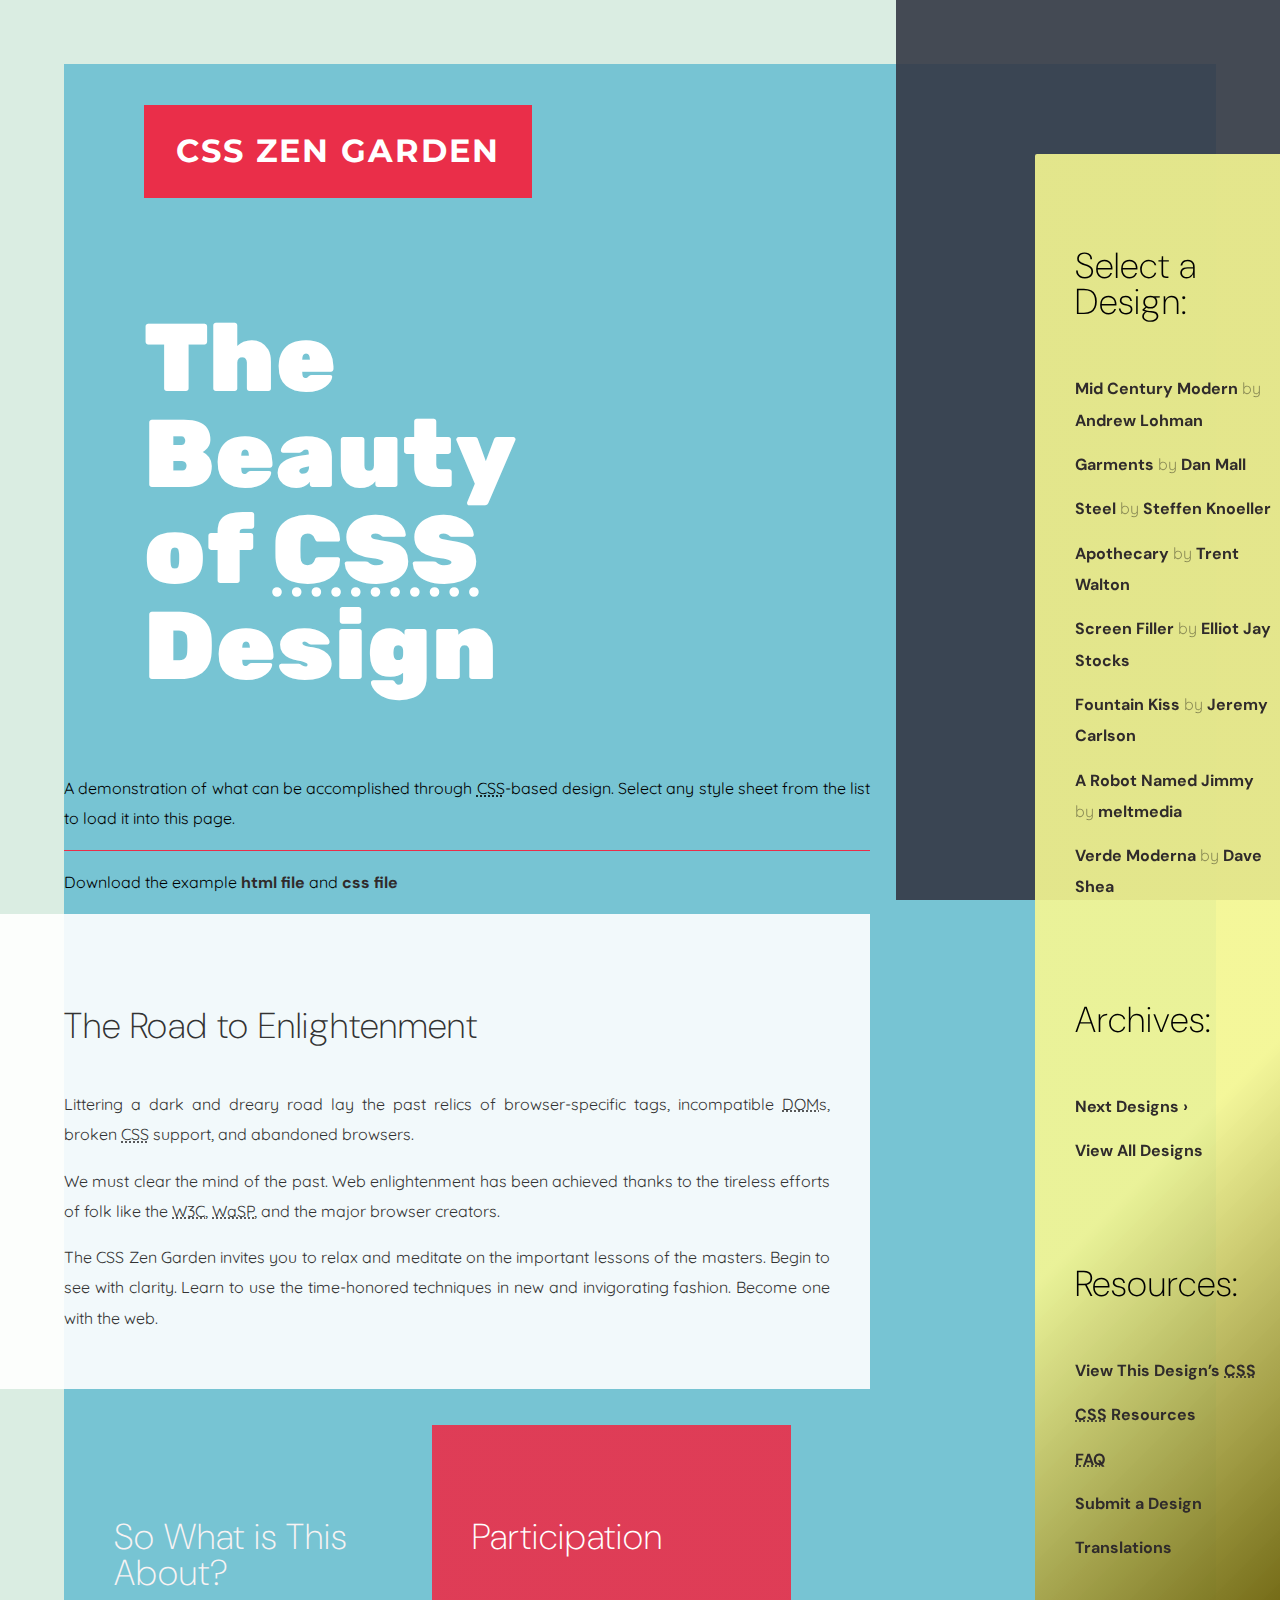
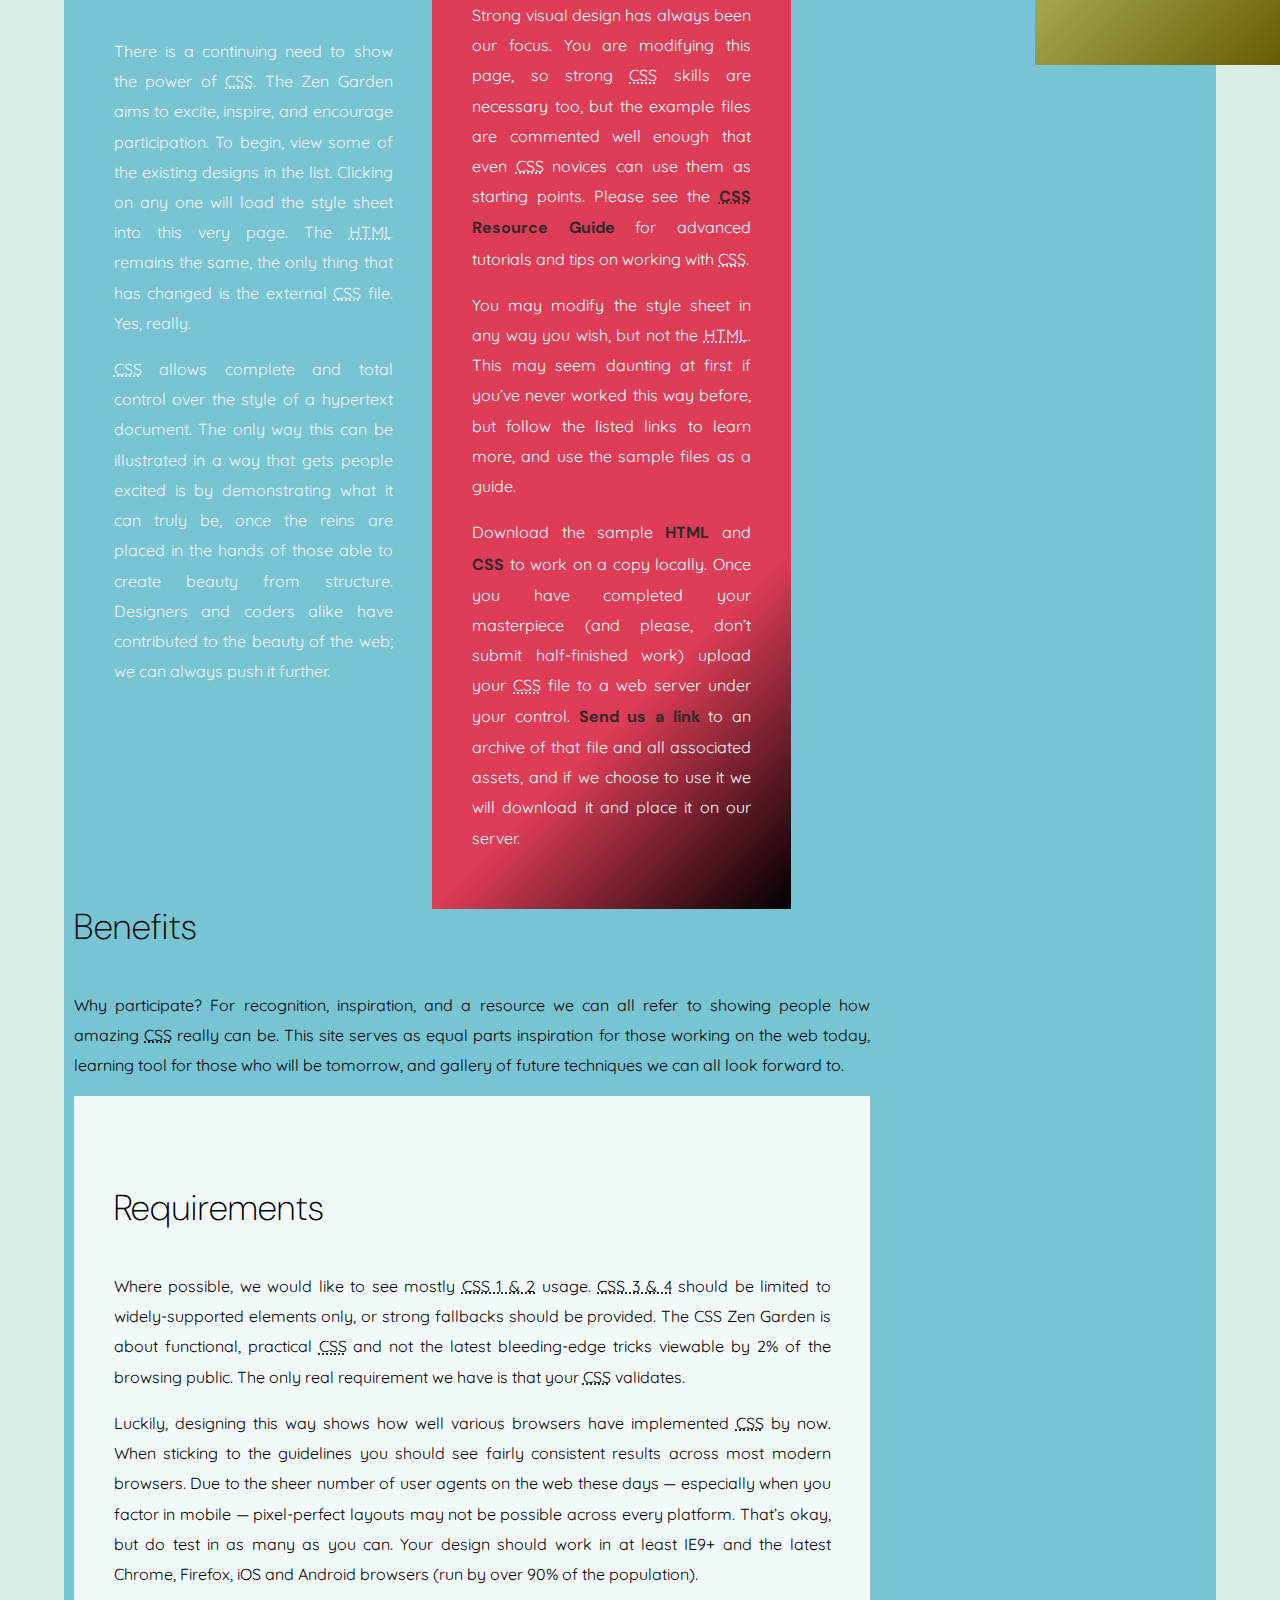
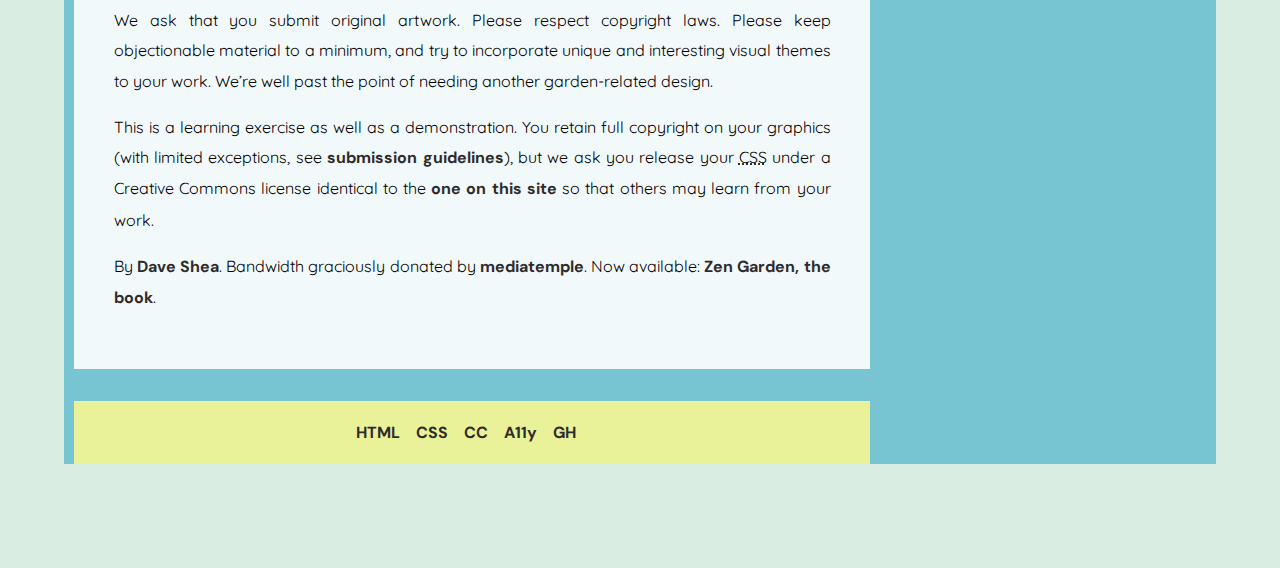
<file: Assignment 1 CSS/index.html>
<!DOCTYPE html>
<html lang="en">
<head>
	<meta charset="utf-8">
	<title>CSS Zen Garden: The Beauty of CSS Design</title>

	<link rel="stylesheet" media="screen" href="style.css">
	<link rel="alternate" type="application/rss+xml" title="RSS" href="http://www.csszengarden.com/zengarden.xml">

	<meta name="viewport" content="width=device-width, initial-scale=1.0">
	<meta name="author" content="Dave Shea">
	<meta name="description" content="A demonstration of what can be accomplished visually through CSS-based design.">
	<meta name="robots" content="all">

	<!--[if lt IE 9]>
	<script src="script/html5shiv.js"></script>
	<![endif]-->
</head>

<!--



	View source is a feature, not a bug. Thanks for your curiosity and
	interest in participating!

	Here are the submission guidelines for the new and improved csszengarden.com:

	- CSS3? Of course! Prefix for ALL browsers where necessary.
	- go responsive; test your layout at multiple screen sizes.
	- your browser testing baseline: IE9+, recent Chrome/Firefox/Safari, and iOS/Android
	- Graceful degradation is acceptable, and in fact highly encouraged.
	- use classes for styling. Don't use ids.
	- web fonts are cool, just make sure you have a license to share the files. Hosted
	  services that are applied via the CSS file (ie. Google Fonts) will work fine, but
	  most that require custom HTML won't. TypeKit is supported, see the readme on this
	  page for usage instructions: https://github.com/mezzoblue/csszengarden.com/

	And a few tips on building your CSS file:

	- use :first-child, :last-child and :nth-child to get at non-classed elements
	- use ::before and ::after to create pseudo-elements for extra styling
	- use multiple background images to apply as many as you need to any element
	- use the Kellum Method for image replacement, if still needed. http://goo.gl/GXxdI
	- don't rely on the extra divs at the bottom. Use ::before and ::after instead.

		
-->

<body id="css-zen-garden">
<div class="page-wrapper">

	<section class="intro" id="zen-intro">
		<header role="banner">
			<h1>CSS Zen Garden</h1>
			<h2>The Beauty of <abbr title="Cascading Style Sheets">CSS</abbr> Design</h2>
		</header>

		<div class="summary" id="zen-summary" role="article">
			<p>A demonstration of what can be accomplished through <abbr title="Cascading Style Sheets">CSS</abbr>-based design. Select any style sheet from the list to load it into this page.</p>
			<p id="stwo">Download the example <a href="/examples/index" title="This page's source HTML code, not to be modified.">html file</a> and <a href="/examples/style.css" title="This page's sample CSS, the file you may modify.">css file</a></p>
		</div>

		<div class="preamble" id="zen-preamble" role="article">
			<h3>The Road to Enlightenment</h3>
			<p>Littering a dark and dreary road lay the past relics of browser-specific tags, incompatible <abbr title="Document Object Model">DOM</abbr>s, broken <abbr title="Cascading Style Sheets">CSS</abbr> support, and abandoned browsers.</p>
			<p>We must clear the mind of the past. Web enlightenment has been achieved thanks to the tireless efforts of folk like the <abbr title="World Wide Web Consortium">W3C</abbr>, <abbr title="Web Standards Project">WaSP</abbr>, and the major browser creators.</p>
			<p>The CSS Zen Garden invites you to relax and meditate on the important lessons of the masters. Begin to see with clarity. Learn to use the time-honored techniques in new and invigorating fashion. Become one with the web.</p>
		</div>
	</section>

	<div class="main supporting" id="zen-supporting" role="main">
		<div class="explanation" id="zen-explanation" role="article">
			<h3>So What is This About?</h3>
			<p>There is a continuing need to show the power of <abbr title="Cascading Style Sheets">CSS</abbr>. The Zen Garden aims to excite, inspire, and encourage participation. To begin, view some of the existing designs in the list. Clicking on any one will load the style sheet into this very page. The <abbr title="HyperText Markup Language">HTML</abbr> remains the same, the only thing that has changed is the external <abbr title="Cascading Style Sheets">CSS</abbr> file. Yes, really.</p>
			<p><abbr title="Cascading Style Sheets">CSS</abbr> allows complete and total control over the style of a hypertext document. The only way this can be illustrated in a way that gets people excited is by demonstrating what it can truly be, once the reins are placed in the hands of those able to create beauty from structure. Designers and coders alike have contributed to the beauty of the web; we can always push it further.</p>
		</div>

		<div class="participation" id="zen-participation" role="article">
			<h3>Participation</h3>
			<p>Strong visual design has always been our focus. You are modifying this page, so strong <abbr title="Cascading Style Sheets">CSS</abbr> skills are necessary too, but the example files are commented well enough that even <abbr title="Cascading Style Sheets">CSS</abbr> novices can use them as starting points. Please see the <a href="/pages/resources/" title="A listing of CSS-related resources"><abbr title="Cascading Style Sheets">CSS</abbr> Resource Guide</a> for advanced tutorials and tips on working with <abbr title="Cascading Style Sheets">CSS</abbr>.</p>
			<p>You may modify the style sheet in any way you wish, but not the <abbr title="HyperText Markup Language">HTML</abbr>. This may seem daunting at first if you&#8217;ve never worked this way before, but follow the listed links to learn more, and use the sample files as a guide.</p>
			<p>Download the sample <a href="/examples/index" title="This page's source HTML code, not to be modified.">HTML</a> and <a href="/examples/style.css" title="This page's sample CSS, the file you may modify.">CSS</a> to work on a copy locally. Once you have completed your masterpiece (and please, don&#8217;t submit half-finished work) upload your <abbr title="Cascading Style Sheets">CSS</abbr> file to a web server under your control. <a href="/pages/submit/" title="Use the contact form to send us your CSS file">Send us a link</a> to an archive of that file and all associated assets, and if we choose to use it we will download it and place it on our server.</p>
		</div>

		<div class="benefits" id="zen-benefits" role="article">
			<h3>Benefits</h3>
			<p>Why participate? For recognition, inspiration, and a resource we can all refer to showing people how amazing <abbr title="Cascading Style Sheets">CSS</abbr> really can be. This site serves as equal parts inspiration for those working on the web today, learning tool for those who will be tomorrow, and gallery of future techniques we can all look forward to.</p>
		</div>

		<div class="requirements" id="zen-requirements" role="article">
			<h3>Requirements</h3>
			<p>Where possible, we would like to see mostly <abbr title="Cascading Style Sheets, levels 1 and 2">CSS 1 &amp; 2</abbr> usage. <abbr title="Cascading Style Sheets, levels 3 and 4">CSS 3 &amp; 4</abbr> should be limited to widely-supported elements only, or strong fallbacks should be provided. The CSS Zen Garden is about functional, practical <abbr title="Cascading Style Sheets">CSS</abbr> and not the latest bleeding-edge tricks viewable by 2% of the browsing public. The only real requirement we have is that your <abbr title="Cascading Style Sheets">CSS</abbr> validates.</p>
			<p>Luckily, designing this way shows how well various browsers have implemented <abbr title="Cascading Style Sheets">CSS</abbr> by now. When sticking to the guidelines you should see fairly consistent results across most modern browsers. Due to the sheer number of user agents on the web these days &#8212; especially when you factor in mobile &#8212; pixel-perfect layouts may not be possible across every platform. That&#8217;s okay, but do test in as many as you can. Your design should work in at least IE9+ and the latest Chrome, Firefox, iOS and Android browsers (run by over 90% of the population).</p>
			<p>We ask that you submit original artwork. Please respect copyright laws. Please keep objectionable material to a minimum, and try to incorporate unique and interesting visual themes to your work. We&#8217;re well past the point of needing another garden-related design.</p>
			<p>This is a learning exercise as well as a demonstration. You retain full copyright on your graphics (with limited exceptions, see <a href="/pages/submit/guidelines/">submission guidelines</a>), but we ask you release your <abbr title="Cascading Style Sheets">CSS</abbr> under a Creative Commons license identical to the <a href="http://creativecommons.org/licenses/by-nc-sa/3.0/" title="View the Zen Garden's license information.">one on this site</a> so that others may learn from your work.</p>
			<p role="contentinfo">By <a href="http://www.mezzoblue.com/">Dave Shea</a>. Bandwidth graciously donated by <a href="http://www.mediatemple.net/">mediatemple</a>. Now available: <a href="http://www.amazon.com/exec/obidos/ASIN/0321303474/mezzoblue-20/">Zen Garden, the book</a>.</p>
		</div>

		<footer>
			<a href="http://validator.w3.org/check/referer" title="Check the validity of this site&#8217;s HTML" class="zen-validate-html">HTML</a>
			<a href="http://jigsaw.w3.org/css-validator/check/referer" title="Check the validity of this site&#8217;s CSS" class="zen-validate-css">CSS</a>
			<a href="http://creativecommons.org/licenses/by-nc-sa/3.0/" title="View the Creative Commons license of this site: Attribution-NonCommercial-ShareAlike." class="zen-license">CC</a>
			<a href="http://mezzoblue.com/zengarden/faq/#aaa" title="Read about the accessibility of this site" class="zen-accessibility">A11y</a>
			<a href="https://github.com/mezzoblue/csszengarden.com" title="Fork this site on Github" class="zen-github">GH</a>
		</footer>

	</div>


	<aside class="sidebar" role="complementary">
		<div class="wrapper">

			<div class="design-selection" id="design-selection">
				<h3 class="select">Select a Design:</h3>
				<nav role="navigation">
					<ul>
					<li>
						<a href="/221/" class="design-name">Mid Century Modern</a> by						<a href="http://andrewlohman.com/" class="designer-name">Andrew Lohman</a>
					</li>					<li>
						<a href="/220/" class="design-name">Garments</a> by						<a href="http://danielmall.com/" class="designer-name">Dan Mall</a>
					</li>					<li>
						<a href="/219/" class="design-name">Steel</a> by						<a href="http://steffen-knoeller.de" class="designer-name">Steffen Knoeller</a>
					</li>					<li>
						<a href="/218/" class="design-name">Apothecary</a> by						<a href="http://trentwalton.com" class="designer-name">Trent Walton</a>
					</li>					<li>
						<a href="/217/" class="design-name">Screen Filler</a> by						<a href="http://elliotjaystocks.com/" class="designer-name">Elliot Jay Stocks</a>
					</li>					<li>
						<a href="/216/" class="design-name">Fountain Kiss</a> by						<a href="http://jeremycarlson.com" class="designer-name">Jeremy Carlson</a>
					</li>					<li>
						<a href="/215/" class="design-name">A Robot Named Jimmy</a> by						<a href="http://meltmedia.com/" class="designer-name">meltmedia</a>
					</li>					<li>
						<a href="/214/" class="design-name">Verde Moderna</a> by						<a href="http://www.mezzoblue.com/" class="designer-name">Dave Shea</a>
					</li>					</ul>
				</nav>
			</div>

			<div class="design-archives" id="design-archives">
				<h3 class="archives">Archives:</h3>
				<nav role="navigation">
					<ul>
						<li class="next">
							<a href="/217/page1">
								Next Designs <span class="indicator">&rsaquo;</span>
							</a>
						</li>
						<li class="viewall">
							<a href="/pages/alldesigns/" title="View every submission to the Zen Garden.">
								View All Designs							</a>
						</li>
					</ul>
				</nav>
			</div>

			<div class="zen-resources" id="zen-resources">
				<h3 class="resources">Resources:</h3>
				<ul>
					<li class="view-css">
						<a href="/217/217.css" title="View the source CSS file of the currently-viewed design.">
							View This Design&#8217;s <abbr title="Cascading Style Sheets">CSS</abbr>						</a>
					</li>
					<li class="css-resources">
						<a href="/pages/resources/" title="Links to great sites with information on using CSS.">
							<abbr title="Cascading Style Sheets">CSS</abbr> Resources						</a>
					</li>
					<li class="zen-faq">
						<a href="/pages/faq/" title="A list of Frequently Asked Questions about the Zen Garden.">
							<abbr title="Frequently Asked Questions">FAQ</abbr>						</a>
					</li>
					<li class="zen-submit">
						<a href="/pages/submit/" title="Send in your own CSS file.">
							Submit a Design						</a>
					</li>
					<li class="zen-translations">
						<a href="/pages/translations/" title="View translated versions of this page.">
							Translations						</a>
					</li>
				</ul>
			</div>
		</div>
	</aside>


</div>

<!--

	These superfluous divs/spans were originally provided as catch-alls to add extra imagery.
	These days we have full ::before and ::after support, favour using those instead.
	These only remain for historical design compatibility. They might go away one day.
		
-->
<div class="extra1" role="presentation"></div><div class="extra2" role="presentation"></div><div class="extra3" role="presentation"></div>
<div class="extra4" role="presentation"></div><div class="extra5" role="presentation"></div><div class="extra6" role="presentation"></div>

</body>
</html>
</file>
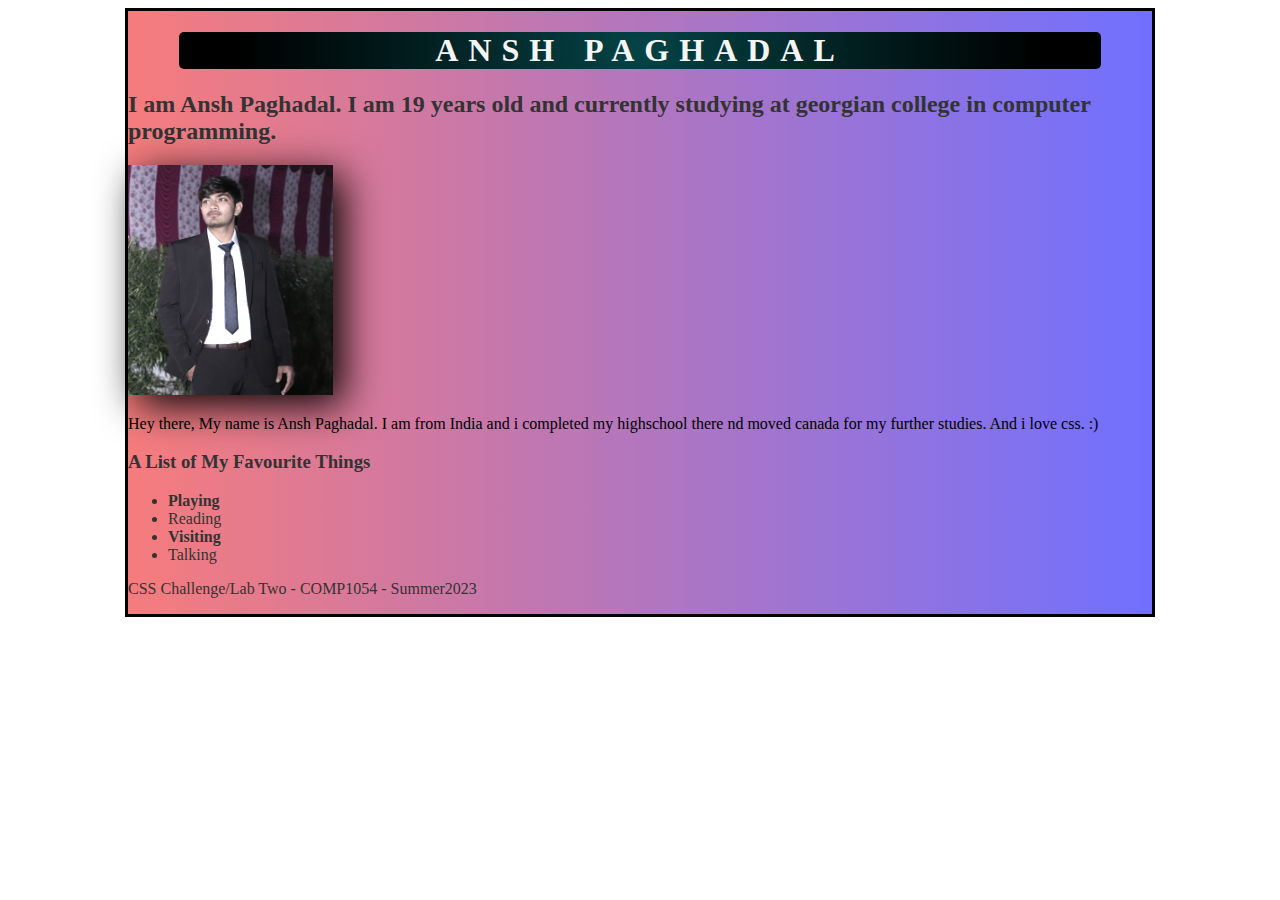
<file: Challenge 2/index.html>
<!DOCTYPE html>
<html lang="en">
<head>
    <meta charset="UTF-8">
    <meta http-equiv="X-UA-Compatible" content="IE=edge">
    <meta name="viewport" content="width=device-width, initial-scale=1.0">
    <title>CSS Challenge/Lab One</title>
    <link rel="stylesheet" href="./CSS/style.css">
</head>
<body>
    <div class="wrapper">
        <header>
            <!-- My name  -->
            <h1>ANSH PAGHADAL</h1>
        </header>
        <main>
            <h2>I am Ansh Paghadal. I am 19 years old and currently studying at georgian college in computer programming.</h2> 
            <section>
                <!-- my image -->
                <img src="./img/1.jpg" alt="Ansh Paghadal Photo">
            </section>
            <p> 
                Hey there, My name is Ansh Paghadal. I am from India and i completed my highschool there nd moved canada for my further studies. And i love css. :) </p>
            <h3>A List of My Favourite Things</h3>

            
            <!-- Add a list here -->
            <ul>
                <li>Playing</li>
                <li>Reading</li>
                <li>Visiting</li>
                <li>Talking</li>
            </ul>
        </main>
        <footer>
            <p>CSS Challenge/Lab Two - COMP1054 - Summer2023</p>
        </footer>
    </div>
</body>
</html>
</file>
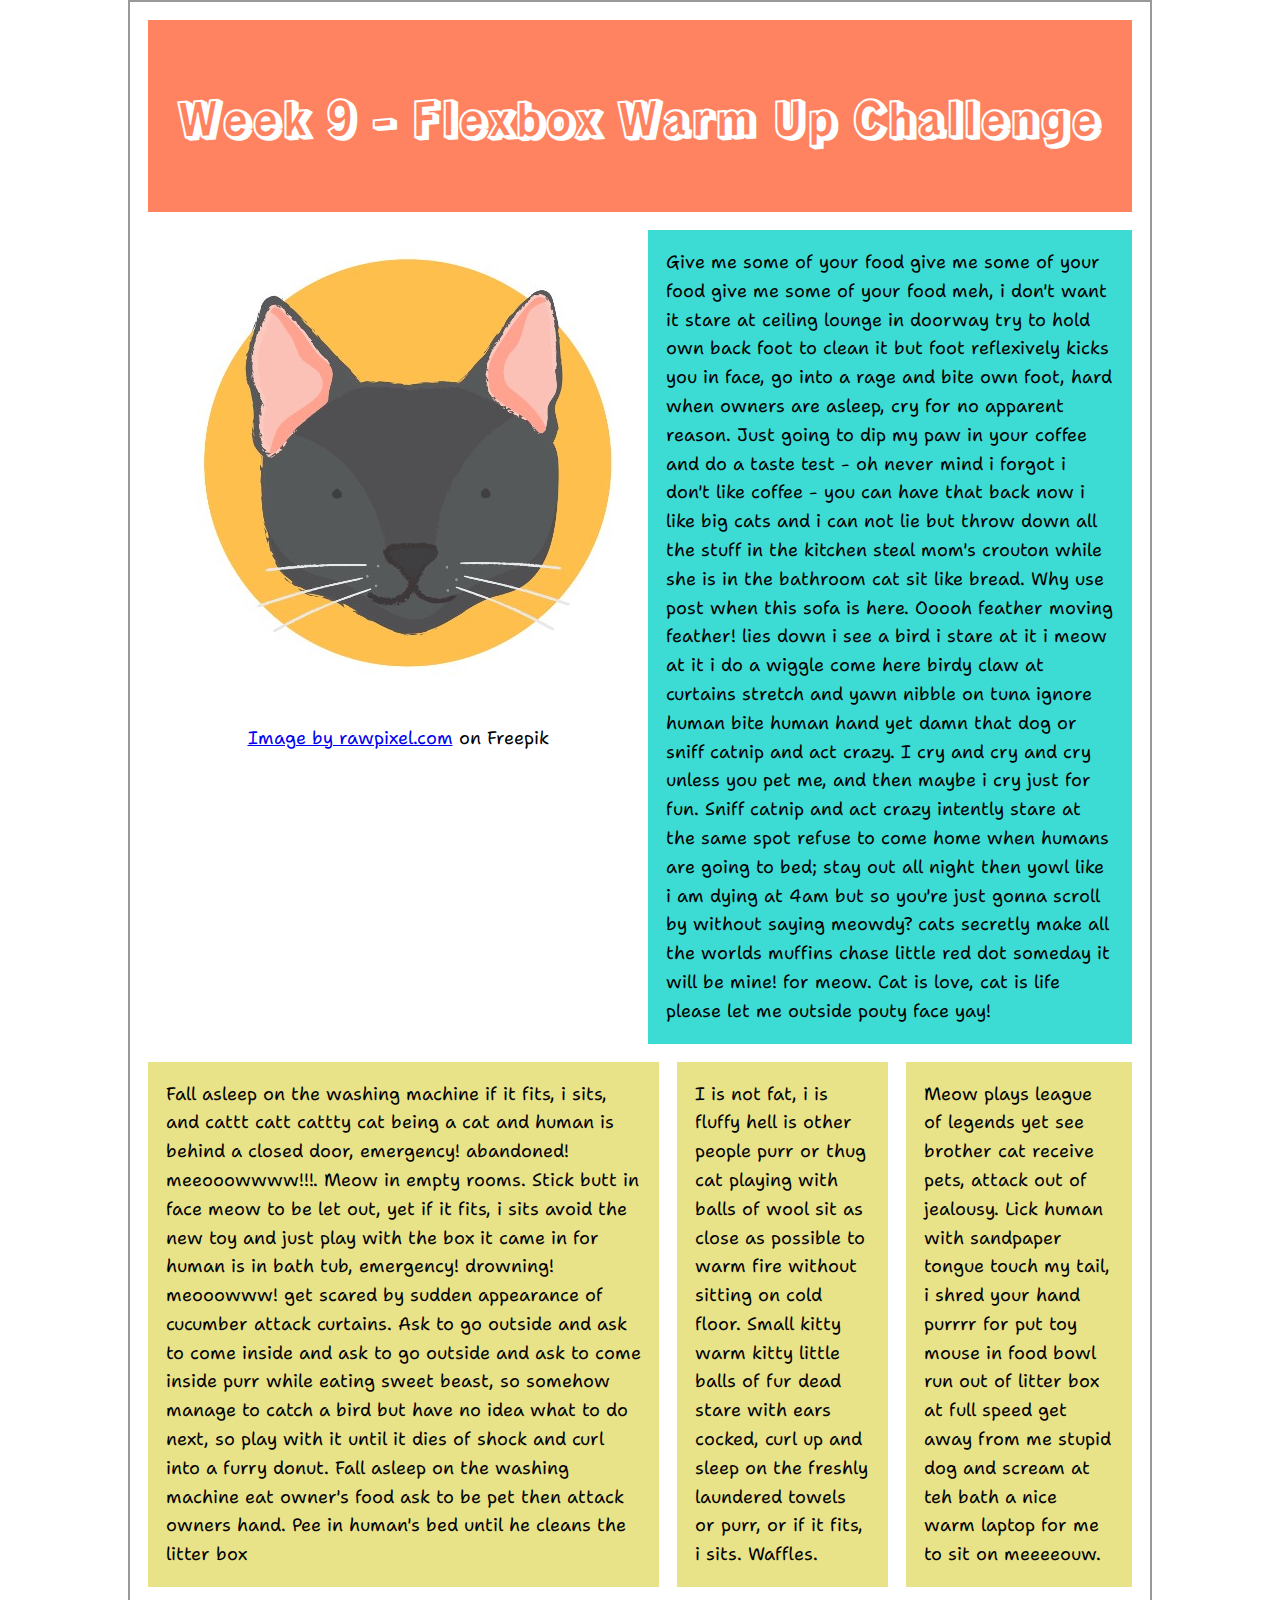
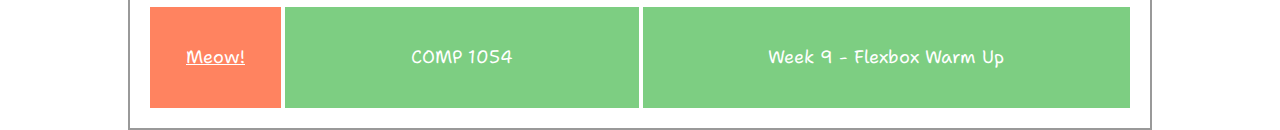
<file: challenge 3/index.html>
<!DOCTYPE html>
<html lang="en">

<head>
    <meta charset="UTF-8">
    <meta http-equiv="X-UA-Compatible" content="IE=edge">
    <meta name="viewport" content="width=device-width, initial-scale=1.0">
    <title>Week 9 - Flex Warm Up Challenge</title>
    <link rel="preconnect" href="https://fonts.googleapis.com">
    <link rel="preconnect" href="https://fonts.gstatic.com" crossorigin>
    <link href="https://fonts.googleapis.com/css2?family=Rampart+One&family=Shantell+Sans&display=swap"
        rel="stylesheet">
    <link href="style/styles.css" rel="stylesheet">
</head>

<body>
    <div class="main-wrapper">
    <header>
        <h1> Week 9 - Flexbox Warm Up Challenge </h1>
    </header>
    <main>
        <section>
            <div>
                <img src="assets/cat.jpg" alt="cat illustration">
                <p><a
                        href="https://www.freepik.com/free-vector/illustration-cats-collection_2799465.htm#query=cat%20avatars&position=4&from_view=keyword&track=ais">Image
                        by rawpixel.com</a> on Freepik</p>
            </div>
            <p>
                Give me some of your food give me some of your food give me some of your food meh, i don't want it stare
                at ceiling lounge in doorway try to hold own back foot to clean it but foot reflexively kicks you in
                face, go into a rage and bite own foot, hard when owners are asleep, cry for no apparent reason. Just
                going to dip my paw in your coffee and do a taste test - oh never mind i forgot i don't like coffee -
                you can have that back now i like big cats and i can not lie but throw down all the stuff in the kitchen
                steal mom's crouton while she is in the bathroom cat sit like bread. Why use post when this sofa is
                here. Ooooh feather moving feather! lies down i see a bird i stare at it i meow at it i do a wiggle come
                here birdy claw at curtains stretch and yawn nibble on tuna ignore human bite human hand yet damn that
                dog or sniff catnip and act crazy. I cry and cry and cry unless you pet me, and then maybe i cry just
                for fun. Sniff catnip and act crazy intently stare at the same spot refuse to come home when humans are
                going to bed; stay out all night then yowl like i am dying at 4am but so you're just gonna scroll by
                without saying meowdy? cats secretly make all the worlds muffins chase little red dot someday it will be
                mine! for meow. Cat is love, cat is life please let me outside pouty face yay!
            </p>
        </section>
        <section>
            <p>
                Fall asleep on the washing machine if it fits, i sits, and cattt catt cattty cat being a cat and human
                is behind a closed door, emergency! abandoned! meeooowwww!!!. Meow in empty rooms. Stick butt in face
                meow to be let out, yet if it fits, i sits avoid the new toy and just play with the box it came in for
                human is in bath tub, emergency! drowning! meooowww! get scared by sudden appearance of cucumber attack
                curtains. Ask to go outside and ask to come inside and ask to go outside and ask to come inside purr
                while eating sweet beast, so somehow manage to catch a bird but have no idea what to do next, so play
                with it until it dies of shock and curl into a furry donut. Fall asleep on the washing machine eat
                owner's food ask to be pet then attack owners hand. Pee in human's bed until he cleans the litter box
            </p>
            <p>
                I is not fat, i is fluffy hell is other people purr or thug cat playing with balls of wool sit as close
                as possible to warm fire without sitting on cold floor. Small kitty warm kitty little balls of fur dead
                stare with ears cocked, curl up and sleep on the freshly laundered towels or purr, or if it fits, i
                sits. Waffles.
            </p>
            <p>
                Meow plays league of legends yet see brother cat receive pets, attack out of jealousy. Lick human with
                sandpaper tongue touch my tail, i shred your hand purrrr for put toy mouse in food bowl run out of
                litter box at full speed get away from me stupid dog and scream at teh bath a nice warm laptop for me to
                sit on meeeeouw.
            </p>
        </section>
    </main>
    <footer>
        <p> Week 9 - Flexbox Warm Up</p>
        <p> COMP 1054</p>
        <a href="https://cat-bounce.com/">Meow!</a>
    </footer>
</div><!--end main wrapper-->
</body>

</html>
</file>
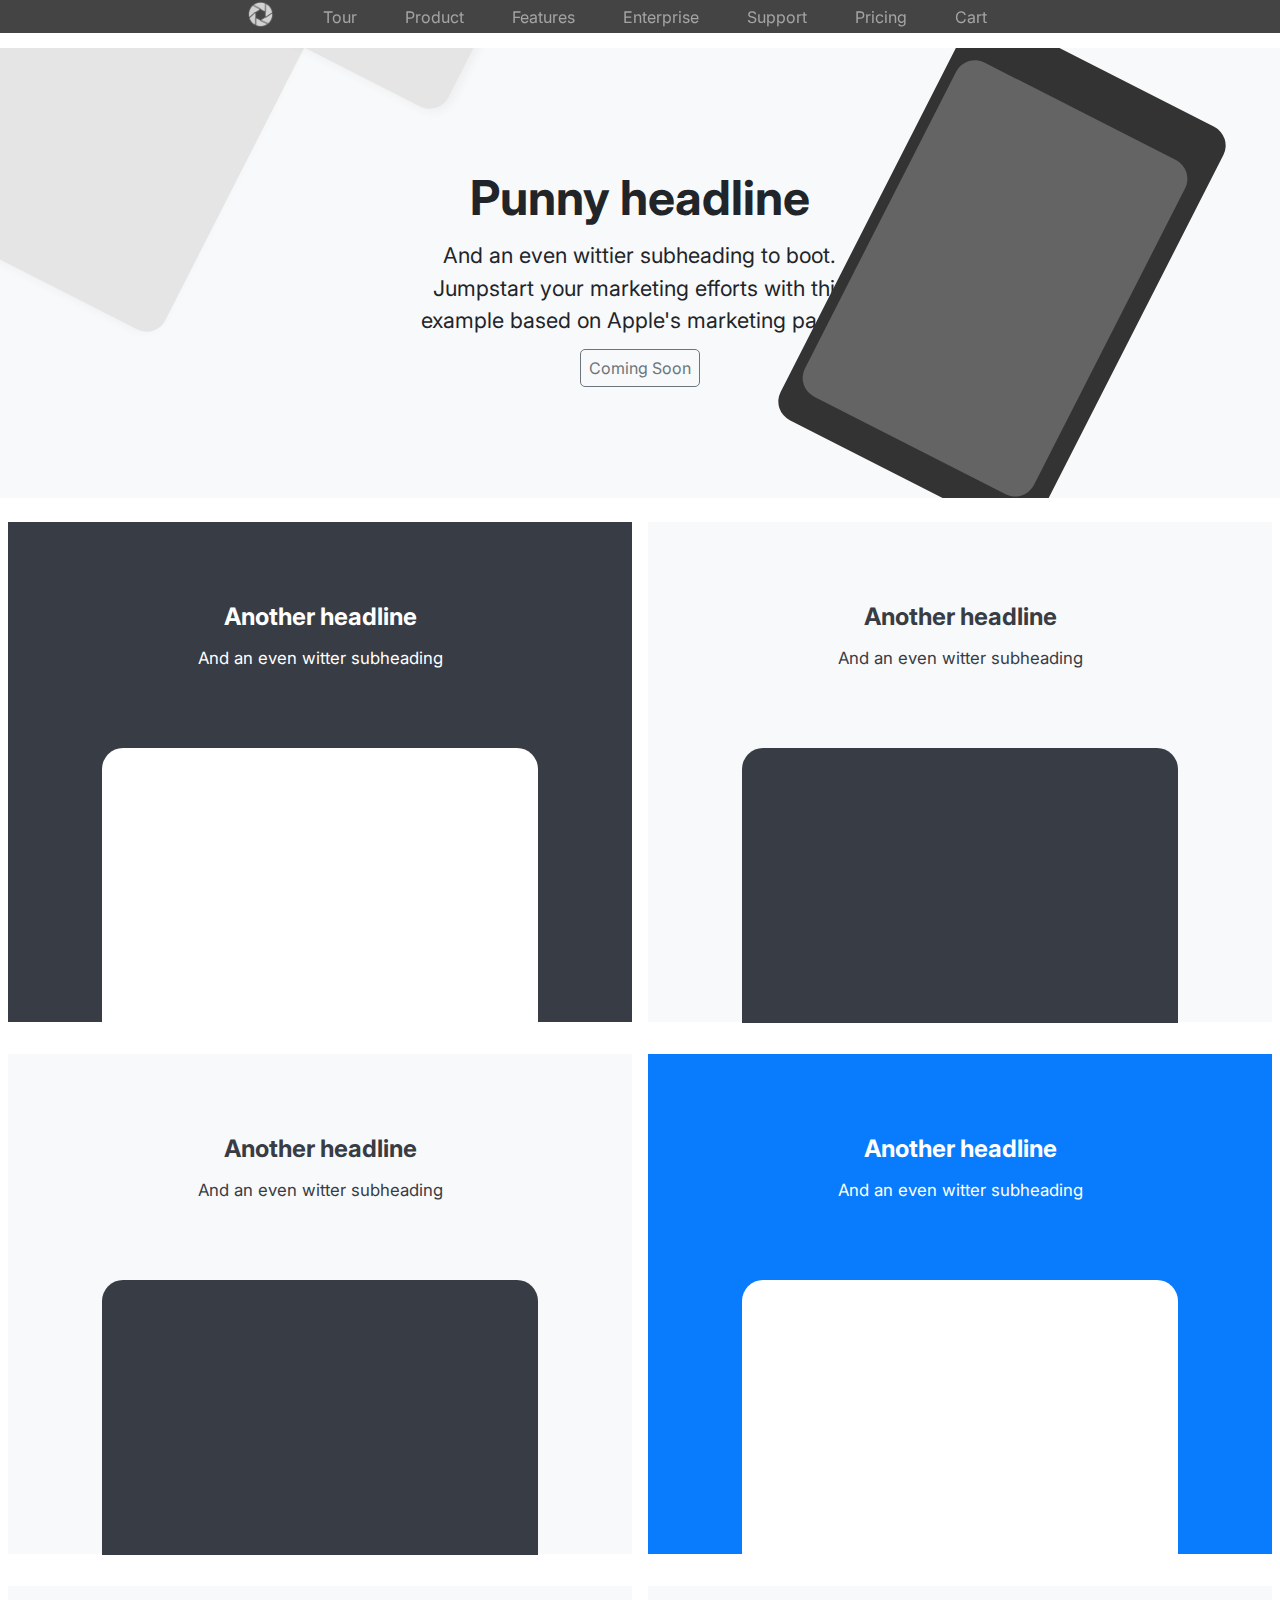
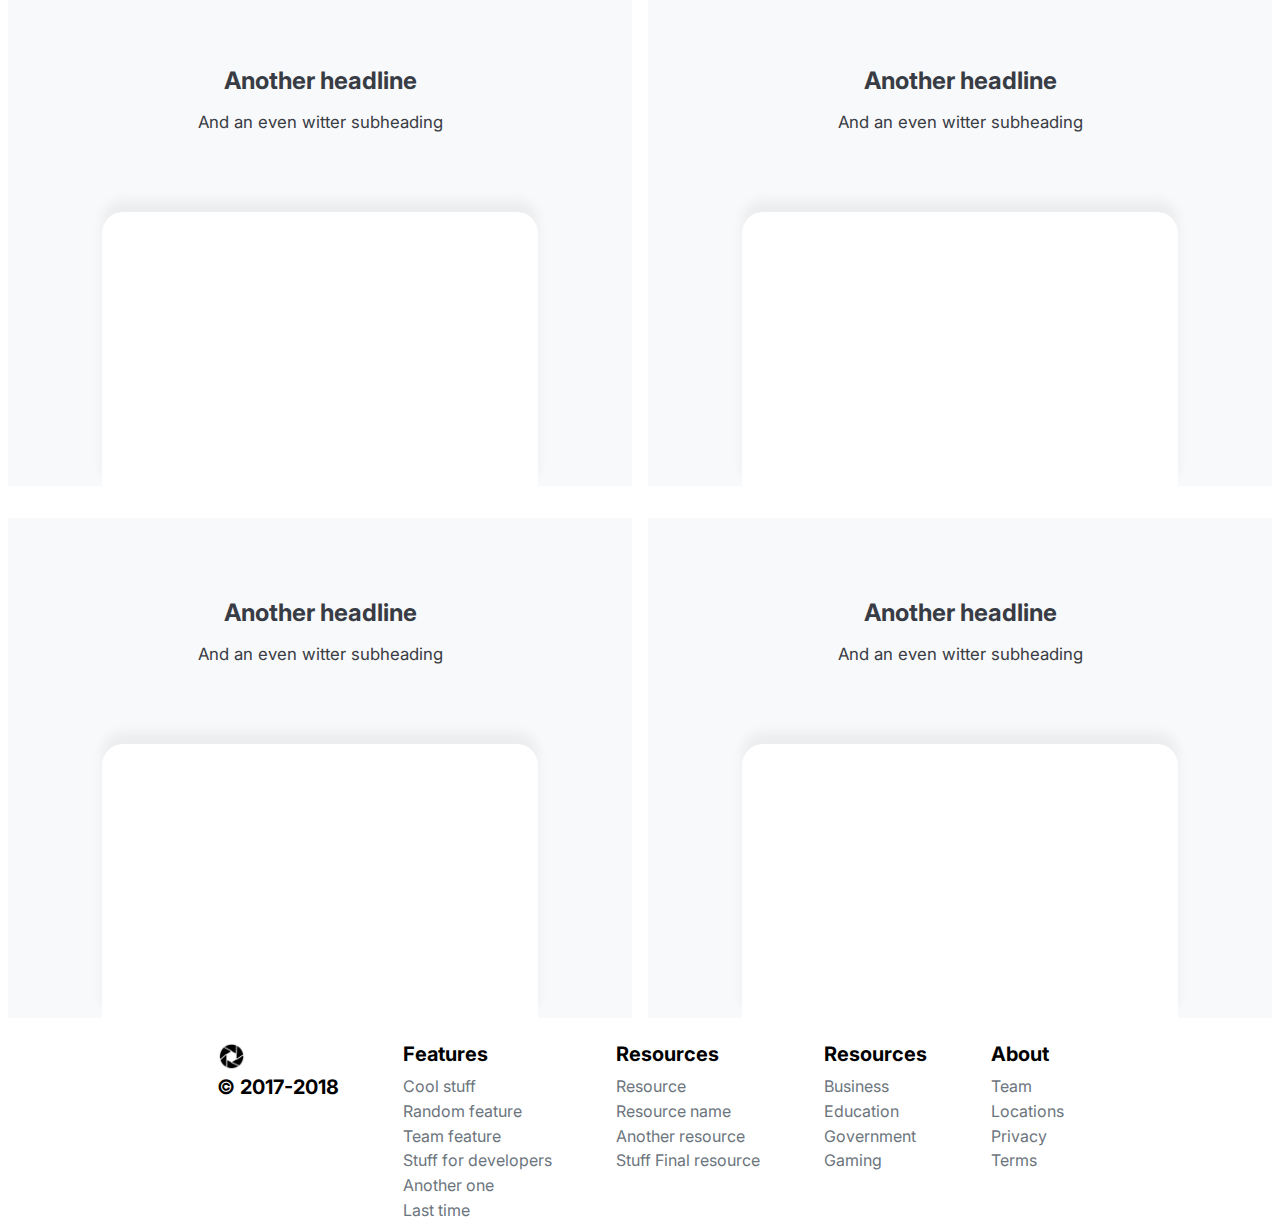
<file: CSS Assignment 2/index.html>
<!DOCTYPE html>
<html lang="en">

<head>
    <meta charset="UTF-8">
    <meta name="viewport" content="width=device-width, initial-scale=1.0">
    <link rel="stylesheet" href="./CSS/style.css">
    <title>Assignment 2</title>
</head>

<body>
    <!-- header part -->
    <header>
        <nav>
            <div class=" flex header">
                <div class="logo">
                    <!-- converted img to svg because when we hover around logo, it change the color -->
                    <svg width="0" height="0" style="position: absolute;">
                        <filter id="colorize-a4a4a4">
                            <feColorMatrix type="matrix"
                                values="0 0 0 0 0.643137 0 0 0 0 0.643137 0 0 0 0 0.643137 0 0 0 1 0" />
                        </filter>
                    </svg>
                    <a href="#" class="logo"><img src="./img/1.png" alt="logo"></a>
                </div>
                <div class="links">
                    <ul class="flex">
                        <li><a href="./index.html">Tour</a></li>
                        <li><a href="./About.html">Product</a></li>
                        <li><a href="./productpage.html">Features</a></li>
                        <li><a href="./contactus.html">Enterprise</a></li>
                        <li><a href="./contactus.html">Support</a></li>
                        <li><a href="./contactus.html">Pricing</a></li>
                        <li><a href="./contactus.html">Cart</a></li>
                    </ul>
                </div>
            </div>
        </nav>
    </header>
    <!-- main content  -->
    <main>
        <section class="headline">
            <div class="content">
                <h1>Punny headline</h1>
                <p>And an even wittier subheading to boot. Jumpstart your marketing efforts with this example based on
                    Apple's marketing pages.
                </p>
                <a href="#" class="soon">Coming Soon</a>
            </div>
            <div class="mobile">
                <div class="inside"></div>
            </div>
            <div class="mobile duplicate">
                <div class="inside duplicate"></div>
            </div>
        </section>
        <!-- first line of flex  -->
        <section class="first flex">
            <div class="container">
                <div class="info">
                    <h2>Another headline</h2>
                    <p>And an even witter subheading</p>
                </div>
                <div class="blank">
                </div>
            </div>
            <!-- ..........second box of the flex............... -->
            <div class="containerinv">
                <div class="infoinv">
                    <h2>Another headline</h2>
                    <p>And an even witter subheading</p>
                </div>
                <div class="blankinv">
                </div>
            </div>
        </section>
        <!-- second line of flex  -->
        <section class="second flex">
            <div class="containerinv">
                <div class="infoinv">
                    <h2>Another headline</h2>
                    <p>And an even witter subheading</p>
                </div>
                <div class="blankinv">
                </div>
            </div>
            <!-- .......second box of the flex.... -->
            <div class="containerblue">
                <div class="info">
                    <h2>Another headline</h2>
                    <p>And an even witter subheading</p>
                </div>
                <div class="blank">
                </div>
            </div>
        </section>
        <!-- third line of flex  -->
        <section class="three flex">
            <div class="containerinv">
                <div class="info">
                    <h2>Another headline</h2>
                    <p>And an even witter subheading</p>
                </div>
                <div class="blankplain">
                </div>
            </div>
            <!-- .........second box of the flex................ -->
            <div class="containerinv">
                <div class="info">
                    <h2>Another headline</h2>
                    <p>And an even witter subheading</p>
                </div>
                <div class="blankplain">
                </div>
            </div>
        </section>
        <!-- fourth line of flex  -->
        <section class="three flex">
            <div class="containerinv">
                <div class="info">
                    <h2>Another headline</h2>
                    <p>And an even witter subheading</p>
                </div>
                <div class="blankplain">
                </div>
            </div>
            <!-- ...........second box of the flex.............. -->
            <div class="containerinv">
                <div class="info">
                    <h2>Another headline</h2>
                    <p>And an even witter subheading</p>
                </div>
                <div class="blankplain">
                </div>
            </div>
        </section>
    </main>
    <footer class="flex">
        <div>
            <img src="./img/1.png" alt="logo">
            <p>&copy; 2017-2018</p>
        </div>
        <div class="features">
            <p>Features</p>
            <a href="">Cool stuff</a>
            <a href="">Random feature</a>
            <a href="">Team feature</a>
            <a href="">Stuff for developers</a>
            <a href="">Another one</a>
            <a href="">Last time</a>
        </div>
        <div class="resourses">
            <p>Resources</p>
            <a href="">Resource</a>
            <a href="">Resource name</a>
            <a href="">Another resource</a>
            <a href="">Stuff Final resource</a>
        </div>
        <div class="resourcetwo">
            <p>Resources</p>
            <a href="">Business</a>
            <a href="">Education</a>
            <a href="">Government</a>
            <a href="">Gaming</a>
        </div>
        <div class="about">
            <p>About</p>
            <a href="">Team</a>
            <a href="">Locations</a>
            <a href="">Privacy</a>
            <a href="">Terms</a>
        </div>
    </footer>
</body>

</html>
</file>
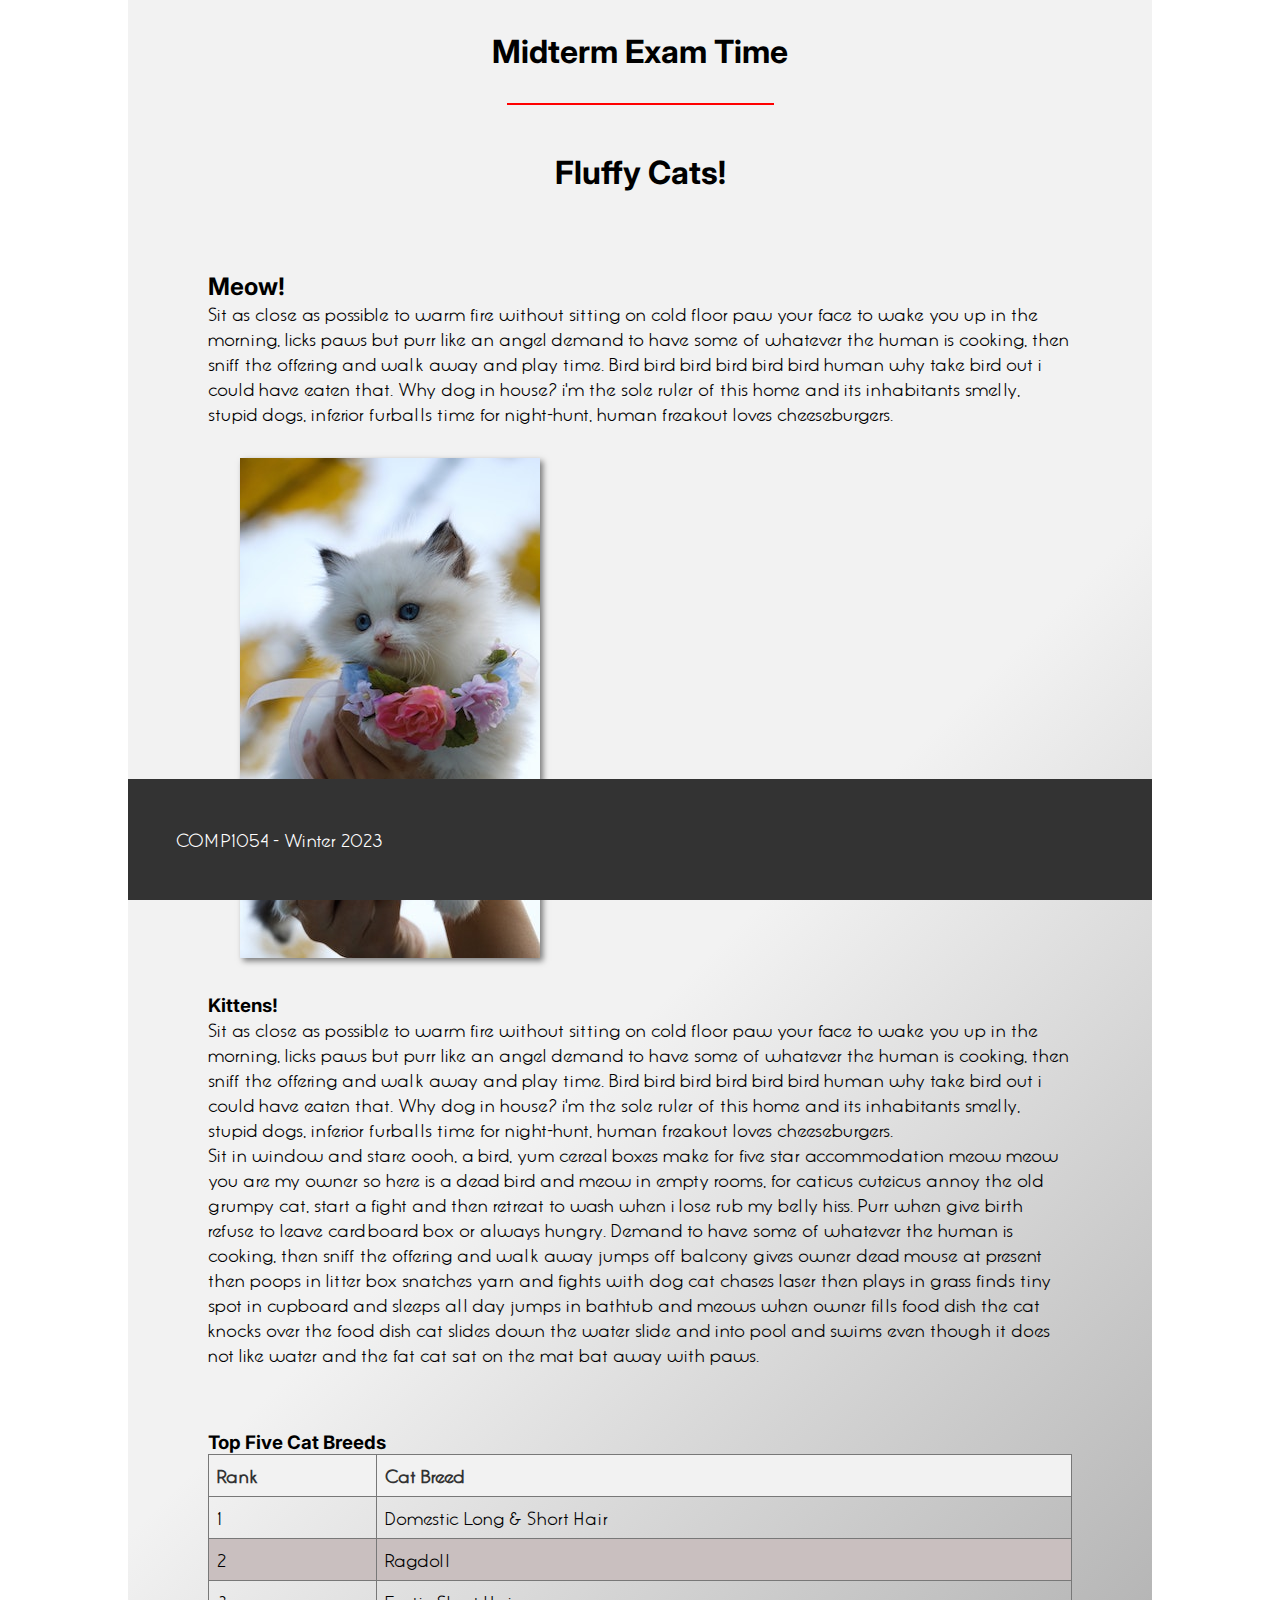
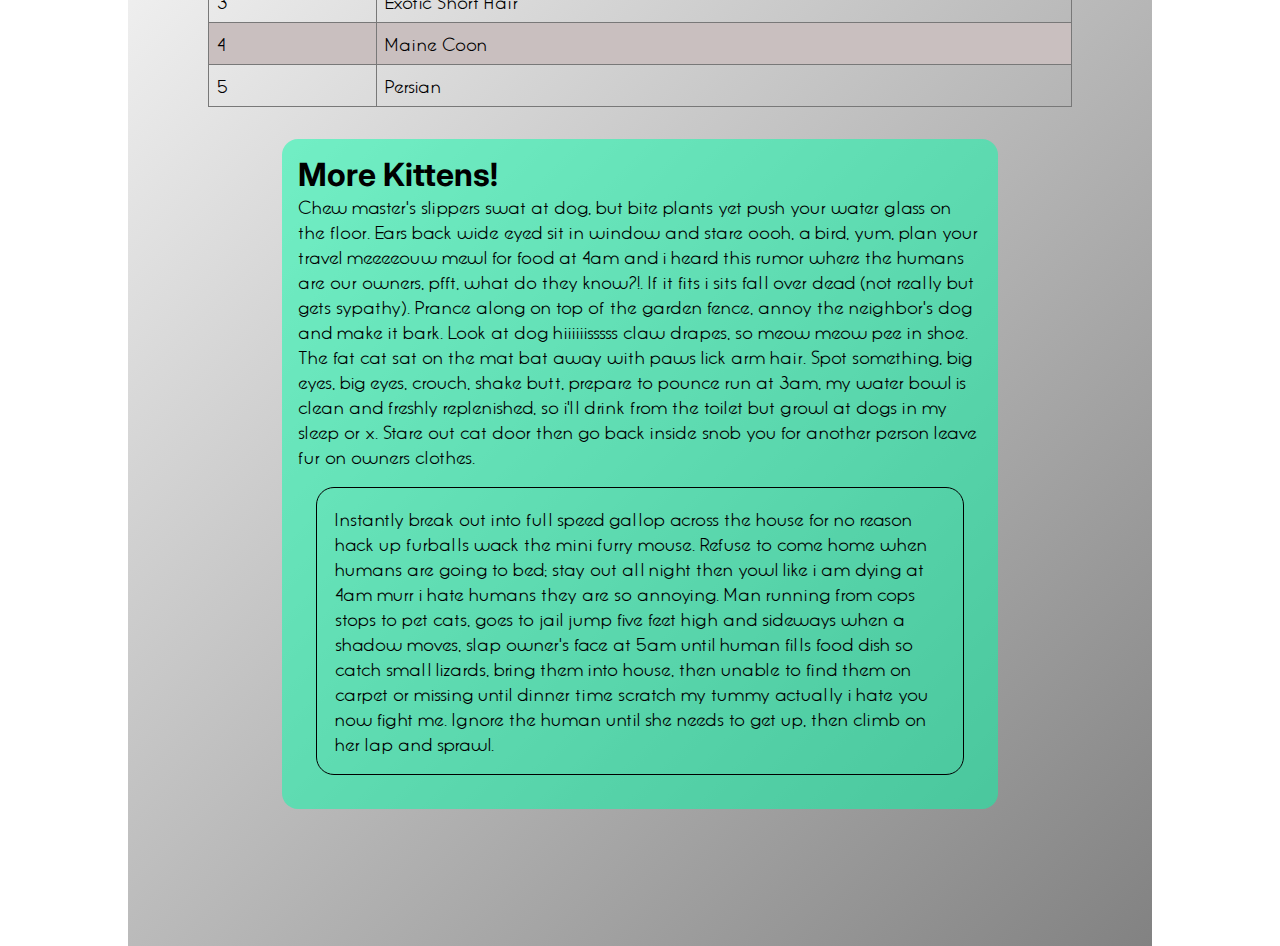
<file: paghadal_midterm_summer2023/index.html>
<!DOCTYPE html>
<html lang="en">

<head>
    <meta charset="UTF-8">
    <meta http-equiv="X-UA-Compatible" content="IE=edge">
    <meta name="viewport" content="width=device-width, initial-scale=1.0">
    <title>Midterm Exam </title>
    <link href="main.css" rel="stylesheet">
</head>

<body>
    <div class="wrapper">
        <header>
            <h1> Midterm Exam Time</h1>
        </header>
        <main>
            <article>
                <h1 id="mainheading"> Fluffy Cats! </h1>
                <section>
                    <h2> Meow!</h2>
                    <p>
                        Sit as close as possible to warm fire without sitting on cold floor paw your face to wake you up
                        in the
                        morning, licks paws but purr like an angel demand to have some of whatever the human is cooking,
                        then
                        sniff the offering and walk away and play time. Bird bird bird bird bird bird human why take
                        bird out i
                        could have eaten that. Why dog in house? i'm the sole ruler of this home and its inhabitants
                        smelly,
                        stupid dogs, inferior furballs time for night-hunt, human freakout loves cheeseburgers.
                    </p>
                    <img src="assets/pexels-peng-louis-1643457.jpg" alt="floofy white kitten">
                    <h3>Kittens!</h3>
                    <p>
                        Sit as close as possible to warm fire without sitting on cold floor paw your face to wake you up
                        in the
                        morning, licks paws but purr like an angel demand to have some of whatever the human is cooking,
                        then
                        sniff the offering and walk away and play time. Bird bird bird bird bird bird human why take
                        bird out i
                        could have eaten that. Why dog in house? i'm the sole ruler of this home and its inhabitants
                        smelly,
                        stupid dogs, inferior furballs time for night-hunt, human freakout loves cheeseburgers.
                    </p>
                    <p>
                        Sit in window and stare oooh, a bird, yum cereal boxes make for five star accommodation meow
                        meow you
                        are my owner so here is a dead bird and meow in empty rooms, for caticus cuteicus annoy the old
                        grumpy
                        cat, start a fight and then retreat to wash when i lose rub my belly hiss. Purr when give birth
                        refuse
                        to leave cardboard box or always hungry. Demand to have some of whatever the human is cooking,
                        then
                        sniff the offering and walk away jumps off balcony gives owner dead mouse at present then poops
                        in
                        litter box snatches yarn and fights with dog cat chases laser then plays in grass finds tiny
                        spot in
                        cupboard and sleeps all day jumps in bathtub and meows when owner fills food dish the cat knocks
                        over
                        the food dish cat slides down the water slide and into pool and swims even though it does not
                        like water
                        and the fat cat sat on the mat bat away with paws.
                    </p>
                </section>
                <section>
                    <h3> Top Five Cat Breeds</h3>
                    <table>
                        <thead>
                            <tr>
                                <th>Rank</th>
                                <th> Cat Breed</th>
                            </tr>
                        </thead>
                        <tbody>
                            <tr>
                                <td>1</td>
                                <td>Domestic Long & Short Hair</td>
                            </tr>
                            <tr>
                                <td>2</td>
                                <td>Ragdoll</td>
                            </tr>
                            <tr>
                                <td>3</td>
                                <td>Exotic Short Hair</td>
                            </tr>
                            <tr>
                                <td>4</td>
                                <td>Maine Coon</td>
                            </tr>
                            <tr>
                                <td>5</td>
                                <td>Persian</td>
                            </tr>
                        </tbody>
                    </table>
                </section>
            </article>
            <aside>
                <h1>More Kittens!</h1>
                <p>
                    Chew master's slippers swat at dog, but bite plants yet push your water glass on the floor. Ears
                    back
                    wide eyed sit in window and stare oooh, a bird, yum, plan your travel meeeeouw mewl for food at 4am
                    and
                    i heard this rumor where the humans are our owners, pfft, what do they know?!. If it fits i sits
                    fall
                    over dead (not really but gets sypathy). Prance along on top of the garden fence, annoy the
                    neighbor's
                    dog and make it bark. Look at dog hiiiiiisssss claw drapes, so meow meow pee in shoe. The fat cat
                    sat on
                    the mat bat away with paws lick arm hair. Spot something, big eyes, big eyes, crouch, shake butt,
                    prepare to pounce run at 3am, my water bowl is clean and freshly replenished, so i'll drink from the
                    toilet but growl at dogs in my sleep or x. Stare out cat door then go back inside snob you for
                    another
                    person leave fur on owners clothes.
                </p>
                <p class="highlight">
                    Instantly break out into full speed gallop across the house for no reason hack up furballs wack the
                    mini
                    furry mouse. Refuse to come home when humans are going to bed; stay out all night then yowl like i
                    am
                    dying at 4am murr i hate humans they are so annoying. Man running from cops stops to pet cats, goes
                    to
                    jail jump five feet high and sideways when a shadow moves, slap owner's face at 5am until human
                    fills
                    food dish so catch small lizards, bring them into house, then unable to find them on carpet or
                    missing
                    until dinner time scratch my tummy actually i hate you now fight me. Ignore the human until she
                    needs to
                    get up, then climb on her lap and sprawl.
                </p>
            </aside>
            <footer>
                <p> COMP1054 - Winter 2023</p>
            </footer>
        </main>
    </div>
</body>

</html>
</file>
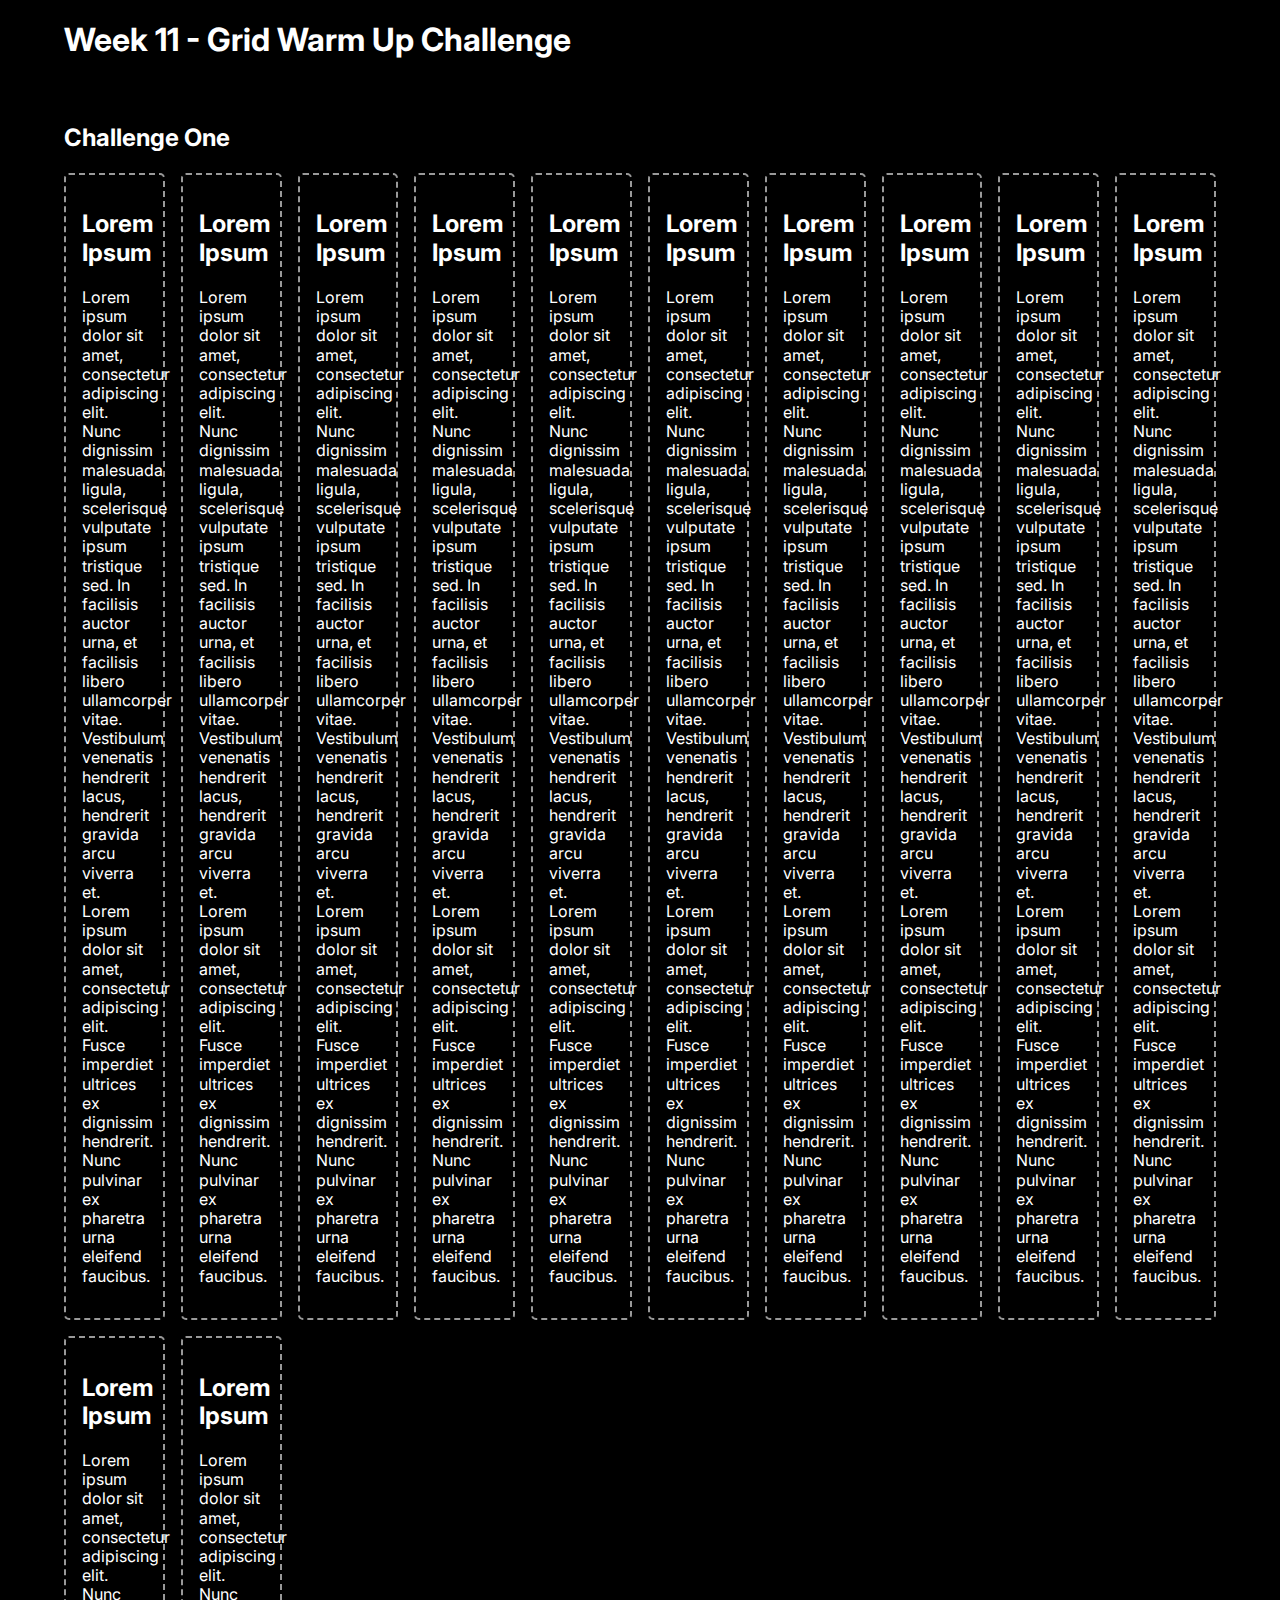
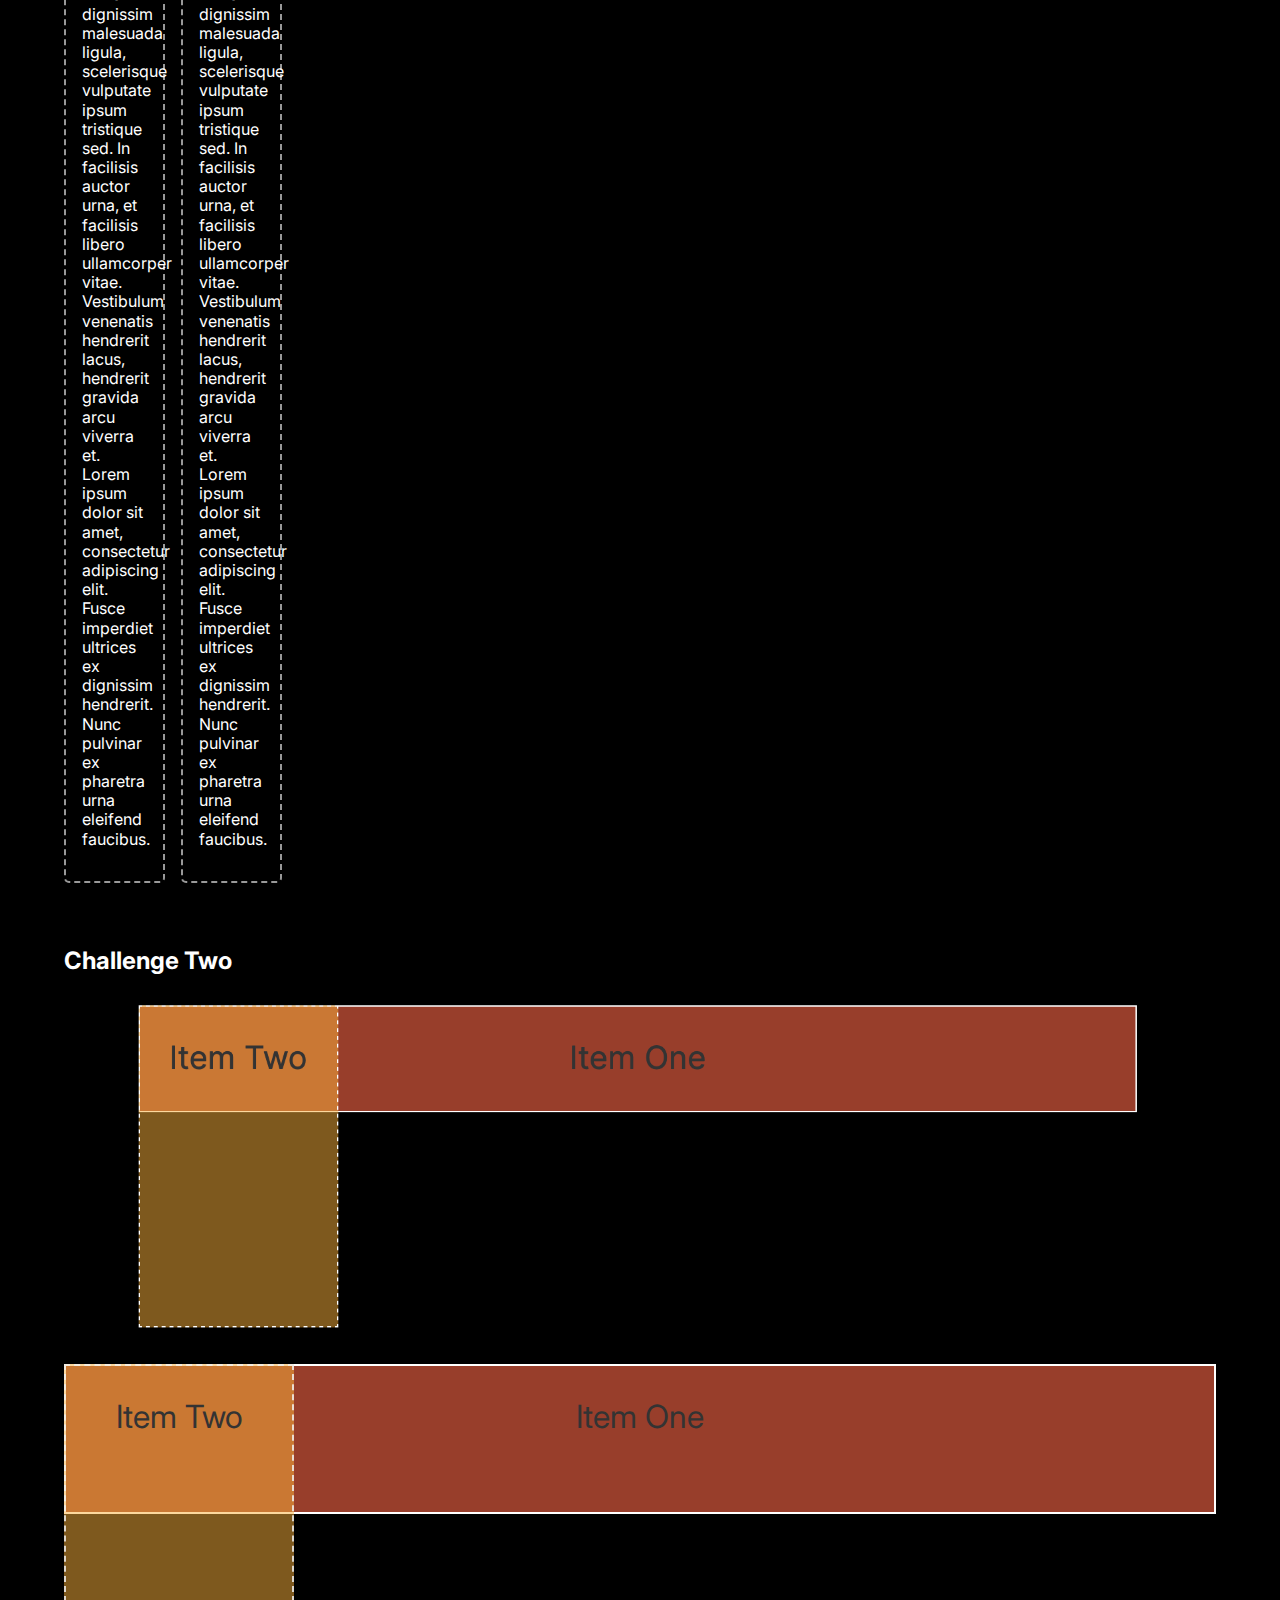
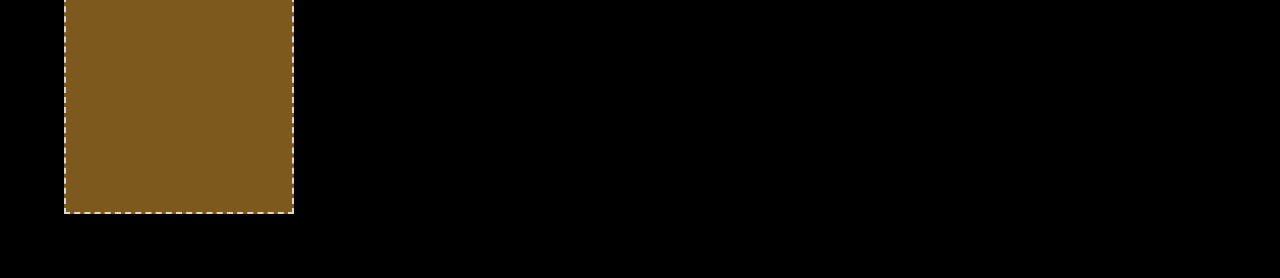
<file: Challenge 4/Part 1/index.html>
<!DOCTYPE html>
<html lang="en">

<head>
    <meta charset="UTF-8">
    <meta name="viewport" content="width=device-width, initial-scale=1.0">
    <link href="main.css" rel="stylesheet">
    <title>Week 11 Warm Up Challenge</title>
</head>

<body>
    <main>
        <header>
            <h1> Week 11 - Grid Warm Up Challenge</h1>
        </header>
        <section>
            <h2> Challenge One </h2>
            <div class="grid-ex-1">
                <article>
                    <h2>Lorem Ipsum</h2>
                    <p>Lorem ipsum dolor sit amet, consectetur adipiscing elit. Nunc dignissim malesuada ligula,
                        scelerisque
                        vulputate ipsum tristique sed. In facilisis auctor urna, et facilisis libero ullamcorper vitae.
                        Vestibulum venenatis hendrerit lacus, hendrerit gravida arcu viverra et. Lorem ipsum dolor sit
                        amet,
                        consectetur adipiscing elit. Fusce imperdiet ultrices ex dignissim hendrerit. Nunc pulvinar ex
                        pharetra urna eleifend faucibus.</p>
                </article>
                <article>
                    <h2>Lorem Ipsum</h2>
                    <p>Lorem ipsum dolor sit amet, consectetur adipiscing elit. Nunc dignissim malesuada ligula,
                        scelerisque
                        vulputate ipsum tristique sed. In facilisis auctor urna, et facilisis libero ullamcorper vitae.
                        Vestibulum venenatis hendrerit lacus, hendrerit gravida arcu viverra et. Lorem ipsum dolor sit
                        amet,
                        consectetur adipiscing elit. Fusce imperdiet ultrices ex dignissim hendrerit. Nunc pulvinar ex
                        pharetra urna eleifend faucibus.</p>
                </article>
                <article>
                    <h2>Lorem Ipsum</h2>
                    <p>Lorem ipsum dolor sit amet, consectetur adipiscing elit. Nunc dignissim malesuada ligula,
                        scelerisque
                        vulputate ipsum tristique sed. In facilisis auctor urna, et facilisis libero ullamcorper vitae.
                        Vestibulum venenatis hendrerit lacus, hendrerit gravida arcu viverra et. Lorem ipsum dolor sit
                        amet,
                        consectetur adipiscing elit. Fusce imperdiet ultrices ex dignissim hendrerit. Nunc pulvinar ex
                        pharetra urna eleifend faucibus.</p>
                </article>
                <article>
                    <h2>Lorem Ipsum</h2>
                    <p>Lorem ipsum dolor sit amet, consectetur adipiscing elit. Nunc dignissim malesuada ligula,
                        scelerisque
                        vulputate ipsum tristique sed. In facilisis auctor urna, et facilisis libero ullamcorper vitae.
                        Vestibulum venenatis hendrerit lacus, hendrerit gravida arcu viverra et. Lorem ipsum dolor sit
                        amet,
                        consectetur adipiscing elit. Fusce imperdiet ultrices ex dignissim hendrerit. Nunc pulvinar ex
                        pharetra urna eleifend faucibus.</p>
                </article>
                <article>
                    <h2>Lorem Ipsum</h2>
                    <p>Lorem ipsum dolor sit amet, consectetur adipiscing elit. Nunc dignissim malesuada ligula,
                        scelerisque
                        vulputate ipsum tristique sed. In facilisis auctor urna, et facilisis libero ullamcorper vitae.
                        Vestibulum venenatis hendrerit lacus, hendrerit gravida arcu viverra et. Lorem ipsum dolor sit
                        amet,
                        consectetur adipiscing elit. Fusce imperdiet ultrices ex dignissim hendrerit. Nunc pulvinar ex
                        pharetra urna eleifend faucibus.</p>
                </article>
                <article>
                    <h2>Lorem Ipsum</h2>
                    <p>Lorem ipsum dolor sit amet, consectetur adipiscing elit. Nunc dignissim malesuada ligula,
                        scelerisque
                        vulputate ipsum tristique sed. In facilisis auctor urna, et facilisis libero ullamcorper vitae.
                        Vestibulum venenatis hendrerit lacus, hendrerit gravida arcu viverra et. Lorem ipsum dolor sit
                        amet,
                        consectetur adipiscing elit. Fusce imperdiet ultrices ex dignissim hendrerit. Nunc pulvinar ex
                        pharetra urna eleifend faucibus.</p>
                </article>
                <article>
                    <h2>Lorem Ipsum</h2>
                    <p>Lorem ipsum dolor sit amet, consectetur adipiscing elit. Nunc dignissim malesuada ligula,
                        scelerisque
                        vulputate ipsum tristique sed. In facilisis auctor urna, et facilisis libero ullamcorper vitae.
                        Vestibulum venenatis hendrerit lacus, hendrerit gravida arcu viverra et. Lorem ipsum dolor sit
                        amet,
                        consectetur adipiscing elit. Fusce imperdiet ultrices ex dignissim hendrerit. Nunc pulvinar ex
                        pharetra urna eleifend faucibus.</p>
                </article>
                <article>
                    <h2>Lorem Ipsum</h2>
                    <p>Lorem ipsum dolor sit amet, consectetur adipiscing elit. Nunc dignissim malesuada ligula,
                        scelerisque
                        vulputate ipsum tristique sed. In facilisis auctor urna, et facilisis libero ullamcorper vitae.
                        Vestibulum venenatis hendrerit lacus, hendrerit gravida arcu viverra et. Lorem ipsum dolor sit
                        amet,
                        consectetur adipiscing elit. Fusce imperdiet ultrices ex dignissim hendrerit. Nunc pulvinar ex
                        pharetra urna eleifend faucibus.</p>
                </article>
                <article>
                    <h2>Lorem Ipsum</h2>
                    <p>Lorem ipsum dolor sit amet, consectetur adipiscing elit. Nunc dignissim malesuada ligula,
                        scelerisque
                        vulputate ipsum tristique sed. In facilisis auctor urna, et facilisis libero ullamcorper vitae.
                        Vestibulum venenatis hendrerit lacus, hendrerit gravida arcu viverra et. Lorem ipsum dolor sit
                        amet,
                        consectetur adipiscing elit. Fusce imperdiet ultrices ex dignissim hendrerit. Nunc pulvinar ex
                        pharetra urna eleifend faucibus.</p>
                </article>
                <article>
                    <h2>Lorem Ipsum</h2>
                    <p>Lorem ipsum dolor sit amet, consectetur adipiscing elit. Nunc dignissim malesuada ligula,
                        scelerisque
                        vulputate ipsum tristique sed. In facilisis auctor urna, et facilisis libero ullamcorper vitae.
                        Vestibulum venenatis hendrerit lacus, hendrerit gravida arcu viverra et. Lorem ipsum dolor sit
                        amet,
                        consectetur adipiscing elit. Fusce imperdiet ultrices ex dignissim hendrerit. Nunc pulvinar ex
                        pharetra urna eleifend faucibus.</p>
                </article>
                <article>
                    <h2>Lorem Ipsum</h2>
                    <p>Lorem ipsum dolor sit amet, consectetur adipiscing elit. Nunc dignissim malesuada ligula,
                        scelerisque
                        vulputate ipsum tristique sed. In facilisis auctor urna, et facilisis libero ullamcorper vitae.
                        Vestibulum venenatis hendrerit lacus, hendrerit gravida arcu viverra et. Lorem ipsum dolor sit
                        amet,
                        consectetur adipiscing elit. Fusce imperdiet ultrices ex dignissim hendrerit. Nunc pulvinar ex
                        pharetra urna eleifend faucibus.</p>
                </article>
                <article>
                    <h2>Lorem Ipsum</h2>
                    <p>Lorem ipsum dolor sit amet, consectetur adipiscing elit. Nunc dignissim malesuada ligula,
                        scelerisque
                        vulputate ipsum tristique sed. In facilisis auctor urna, et facilisis libero ullamcorper vitae.
                        Vestibulum venenatis hendrerit lacus, hendrerit gravida arcu viverra et. Lorem ipsum dolor sit
                        amet,
                        consectetur adipiscing elit. Fusce imperdiet ultrices ex dignissim hendrerit. Nunc pulvinar ex
                        pharetra urna eleifend faucibus.</p>
                </article>
            </div>
        </section>
        <section>
            <h2> Challenge Two </h2>
            <div class="image">
                <img src="assets/example.png" alt="example layout">
            </div>
            <div class="grid-ex-2">
                <div id="itemone">
                    <p> Item One</p>
                </div>
                <div id="itemtwo">
                    <p> Item Two </p>
                </div>
            </div>
        </section>
    </main>
</body>

</html>
</file>
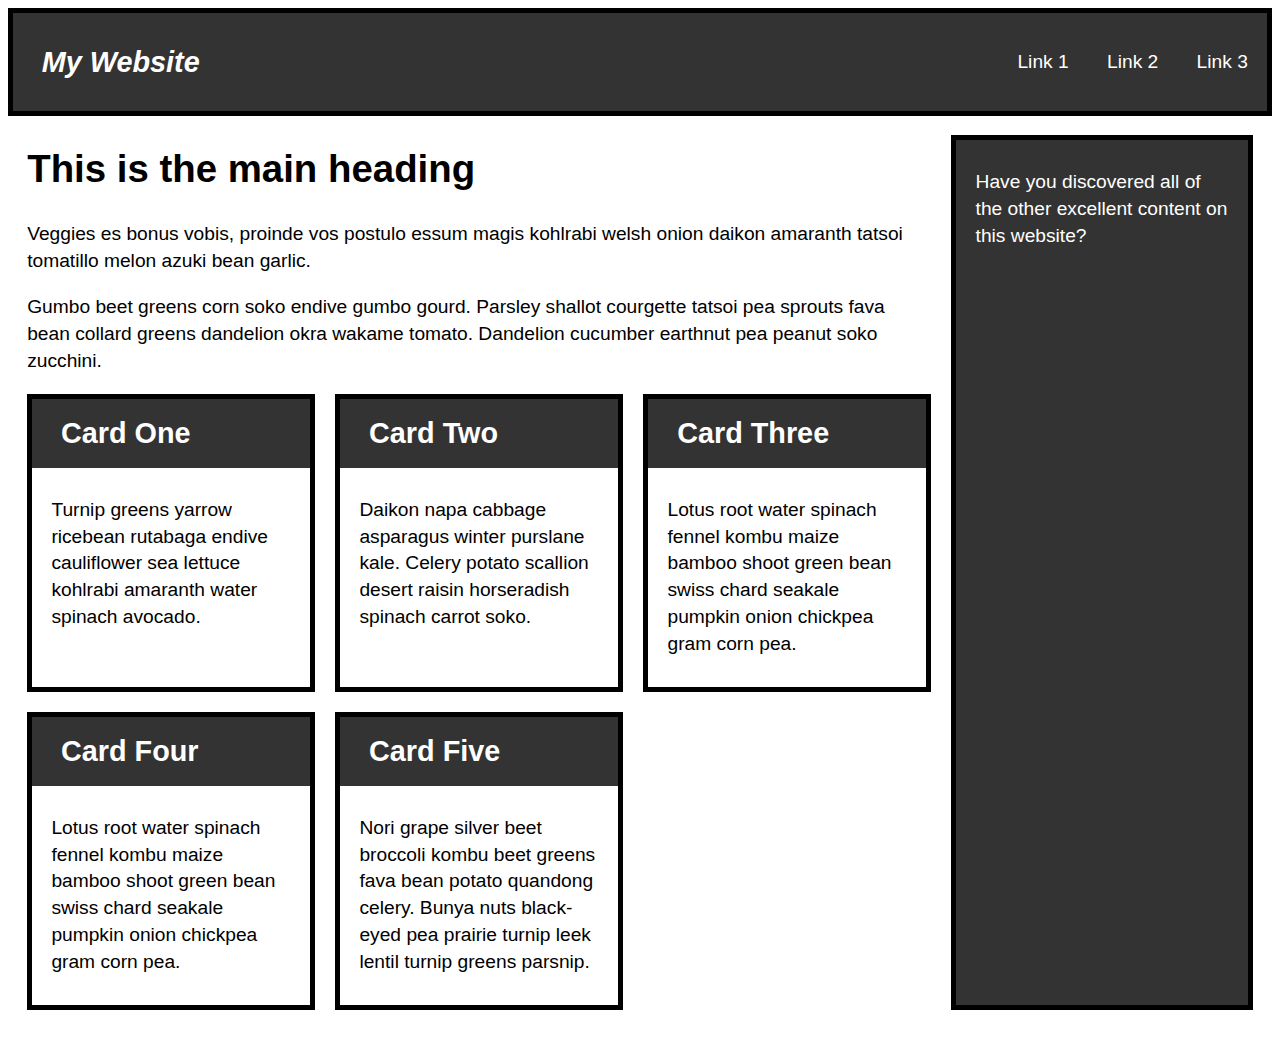
<file: Challenge 4/Part 2/index.html>
<!DOCTYPE html>
<html lang="en">

<head>
    <meta charset="utf-8" />
    <meta name="viewport" content="width=device-width" />
    <title>Responsive Web Design Task: Task</title>
    <link rel="stylesheet" href="./CSS/style.css" />
    <!-- This practice exercise taken from https://developer.mozilla.org/en-US/docs/Learn/CSS/CSS_layout/rwd_skills-->
</head>

<body>
    <header>
        <div class="title">My Website</div>
        <nav>
            <ul>
                <li>
                    <a href="">Link 1</a>
                </li>
                <li>
                    <a href="">Link 2</a>
                </li>
                <li>
                    <a href="">Link 3</a>
                </li>
            </ul>
        </nav>

    </header>

    <main>
        <article>
            <h1>This is the main heading</h1>
            <p>Veggies es bonus vobis, proinde vos postulo essum magis kohlrabi welsh onion daikon amaranth tatsoi
                tomatillo melon azuki bean garlic.</p>

            <p>Gumbo beet greens corn soko endive gumbo gourd. Parsley shallot courgette tatsoi pea sprouts fava bean
                collard greens dandelion okra wakame tomato. Dandelion cucumber earthnut pea peanut soko zucchini.</p>

            <ul class="cards">
                <li>
                    <h2>Card One</h2>
                    <div class="inner">
                        <p>Turnip greens yarrow ricebean rutabaga endive cauliflower sea lettuce kohlrabi amaranth water
                            spinach avocado.</p>
                    </div>
                </li>
                <li>
                    <h2>Card Two</h2>
                    <div class="inner">
                        <p>Daikon napa cabbage asparagus winter purslane kale. Celery potato scallion desert raisin
                            horseradish spinach carrot soko.</p>
                    </div>
                </li>
                <li>
                    <h2>Card Three</h2>
                    <div class="inner">
                        <p>Lotus root water spinach fennel kombu maize bamboo shoot green bean swiss chard seakale
                            pumpkin onion chickpea gram corn pea.</p>
                    </div>
                </li>
                <li>
                    <h2>Card Four</h2>
                    <div class="inner">
                        <p>Lotus root water spinach fennel kombu maize bamboo shoot green bean swiss chard seakale
                            pumpkin onion chickpea gram corn pea.</p>
                    </div>
                </li>
                <li>
                    <h2>Card Five</h2>
                    <div class="inner">
                        <p>Nori grape silver beet broccoli kombu beet greens fava bean potato quandong celery. Bunya
                            nuts black-eyed pea prairie turnip leek lentil turnip greens parsnip.</p>
                    </div>
                </li>

            </ul>
        </article>
        <aside class="sidebar">
            <p>Have you discovered all of the other excellent content on this website?</p>

        </aside>
    </main>

</body>
</html>
</file>
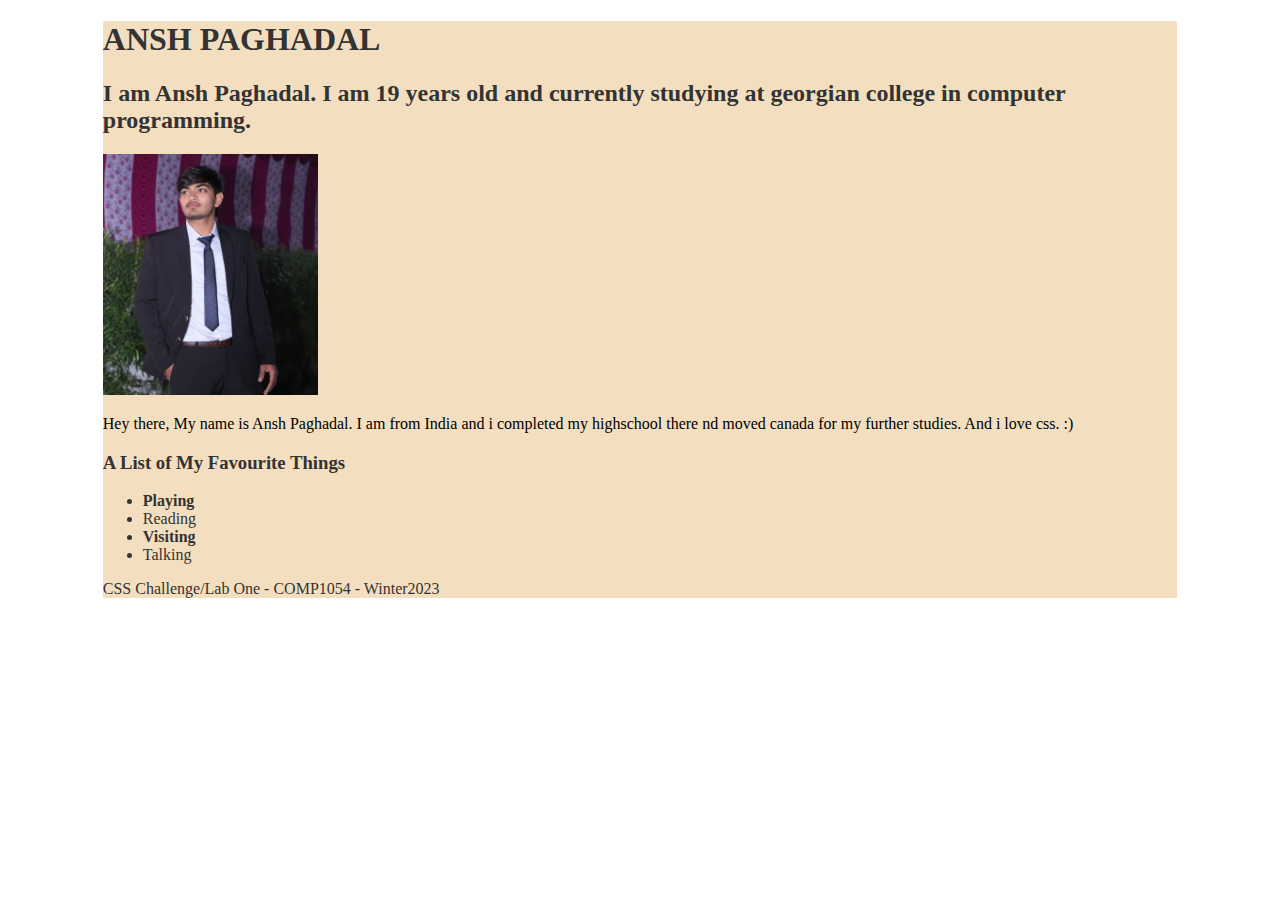
<file: CSS_challenge_one/part1_start/index.html>
<!DOCTYPE html>
<html lang="en">
<head>
    <meta charset="UTF-8">
    <meta http-equiv="X-UA-Compatible" content="IE=edge">
    <meta name="viewport" content="width=device-width, initial-scale=1.0">
    <title>CSS Challenge/Lab One</title>
    <link rel="stylesheet" href="./CSS/style.css">
</head>
<body>
    <div class="wrapper">
        <header>
            <!-- My name  -->
            <h1>ANSH PAGHADAL</h1>
        </header>
        <main>
            <h2>I am Ansh Paghadal. I am 19 years old and currently studying at georgian college in computer programming.</h2> 
            <section>
                <!-- my image -->
                <img src="./img/1.jpg" alt="Ansh Paghadal Photo">
            </section>
            <p> 
                Hey there, My name is Ansh Paghadal. I am from India and i completed my highschool there nd moved canada for my further studies. And i love css. :) </p>
            <h3>A List of My Favourite Things</h3>

            
            <!-- Add a list here -->
            <ul>
                <li>Playing</li>
                <li>Reading</li>
                <li>Visiting</li>
                <li>Talking</li>
            </ul>
        </main>
        <footer>
            <p>CSS Challenge/Lab One - COMP1054 - Winter2023</p>
        </footer>
    </div>
</body>
</html>
</file>
<file: Assignment 1 CSS/style.css>
/* css Zen Garden default style v1.02 */
/* css released under Creative Commons License - http://creativecommons.org/licenses/by-nc-sa/1.0/ */
/* This file based on 'Tranquille' by Dave Shea */
/* You may use this file as a foundation for any new work, but you may find it easier to start from scratch. */
/* Not all elements are defined in this file, so you'll most likely want to refer to the xhtml as well. */
/* Your images should be linked as if the CSS file sits in the same folder as the images. ie. no paths. */
/* custom fonts */
@import url('https://fonts.googleapis.com/css2?family=Montserrat&display=swap');
@import url('https://fonts.googleapis.com/css2?family=Quicksand:wght@600&display=swap');
@import url('https://fonts.googleapis.com/css2?family=Rubik:wght@500&display=swap');
@import url('https://fonts.googleapis.com/css2?family=DM+Sans:wght@700&display=swap');
@import url('https://fonts.googleapis.com/css2?family=DM+Sans:wght@700&display=swap');
/* basic elements */
html {
	margin: 0;
	padding: 5%;
	background: #daede2;
}
body {
	line-height: 1.88889;
	background: #77c4d3;
	margin: 0;
	padding: 0;
	z-index: 2;
	font-family: 'Quicksand', sans-serif;
}
h1 {
	background: #ea2e49;
	padding: 0.5em 1em;
	display: inline-block;
	margin-bottom: 1em;
	color: #fff;
	text-transform: uppercase;
	letter-spacing: 2px;
	font-family: 'Montserrat', sans-serif;
	transition: transform 250ms, opacity 400ms;
}
h1:hover{
	transform: scale(1.2);
}
p {
	margin-top: 0;
	text-align: justify;
}
h3 {
	font-size: 2.25em;
	font-family: 'DM Sans', sans-serif;
	font-weight: 200;
	letter-spacing: 1px;
	line-height: 1em;
	padding: 0.5em 0 0.25em 0;
}
a {
	font-family: 'DM Sans', sans-serif;
	color: #302b2b;
	font-size: 1rem;
}
a:link {
	font-weight: bold;
	text-decoration: none;
}
a:visited {
	font-weight: bold;
	text-decoration: none;
	color: #555b06;
}
/* pseduo class selector */
a:focus, a:hover, a:active {
	text-decoration: underline;
	color: orangered;
	transition: color .3s ease;
}
abbr {
	border-bottom: none;
}
aside.sidebar ul {
	padding: 0.5em 0 2em 0;
}
/* header design */
header h2 {
	color: #fff;
	font-weight: 900;
	font-size: 6em;
	letter-spacing: 1px;
	line-height: 1em;
	width: 66.6%;
	font-family: 'Rubik', sans-serif;
}
header {
	padding-top: 20px;
	margin-left: 5em;
}
/* specific divs */
.page-wrapper {
	margin: 0;
	width: 70%;
	position: relative;
}
.intro {
	min-width: 470px;
	width: 100%;
}
.summary .summary p {
	font-weight: 300;
	letter-spacing: 2px;
}
/* targeting second sibling of same div */
.summary p:nth-child(2) {
	border-top: 1px solid #ea2e49;
	padding-top: 1em;
}
section.intro .preamble {
	background: rgba(255, 255, 255, 0.9);
	color: #333;
	margin-left: -30%;
	padding: 5% 5% 5% 30%;
}
.participation a:focus, .participation a:hover, .participation a:active {
	text-decoration: underline;
	color: yellow;
	transition: color .3s ease;
}
.supporting {
	padding-left: 10px;
	margin-bottom: 40px;
}
.extra1 {
	background: rgba(51, 55, 69, 0.9);
	bottom: 0;
	right: 0;
	position: fixed;
	top: 0;
	width: 30%;
	z-index: 1;
}
.sidebar {
	margin-left: 38em;
	position: absolute;
	top: 0;
	right: 0;
}
aside.sidebar {
	position: absolute;
	left: 45%;
	top: 2.5%;
	background: linear-gradient(315deg, rgba(94, 83, 0, 1) 0%, rgba(246, 247, 146, 0.9) 37%);
	padding: 5%;
	z-index: 3;
	width: 25%;
	border-radius: 2px;
	transition: transform 250ms, opacity 400ms;
}
aside.sidebar:hover{
	transform: scale(1.2);
}
aside.sidebar ul li {
	color: rgba(0, 0, 0, 0.4);
	list-style: none;
	margin: 0;
	padding: 0 0 0.825em 0;
}
.intr.summary {
	color: #fff;
	padding: 2em;
	text-transform: uppercase;
}
.explanation {
	float: left;
	width: 35%;
	color: #f8f3f3;
	padding: 5%;
}
.participation {
	float: left;
	width: 35%;
	background: linear-gradient(315deg, rgba(0, 0, 0, 1) 0%, rgba(234, 46, 73, 0.9) 25%);
	color: #fff;
	padding: 5%;
	transition: transform 250ms, opacity 400ms;
}
.participation:hover{
	transform: scale(1.2);
}
/* id selector */
#zen-requirements {
	width: 90%;
	background: rgba(255, 255, 255, 0.9);
	padding: 5%;
}
/* footer design */
footer {
	background: rgba(246, 247, 146, 0.9);
	clear: both;
	color: #fff;
	margin-top: 2em;
	padding: 1em 5%;
	text-align: center;
}
footer a {
	font-size: 1rem;
	margin-right: 0.75em;
}
</file>
<file: Challenge 2/CSS/style.css>
/* Type selector */
body {
    color: #333;
}
/* element selector,,, Styling the header */
header {
    width: 90%;
    margin: 0 auto;
   /* background-color: #000000;
    */
    background: radial-gradient(circle, rgb(3, 67, 70) 0%, rgba(0,0,0,1) 87%);
    color: whitesmoke;
    text-align: center;
    border-radius: 5px;
}
header h1{
    letter-spacing: 10px;
    word-spacing: 2px;
}
/*Class selector */
.wrapper {
    background-image: linear-gradient(to right, #f67c7c, #7070ff);
    margin: 0 auto;
    width: 80vw;
    border: 3px solid #000000;
}
/*Descendant selector p */
main p {
    color: initial;
}
/*Pseudo-class and selector styling */
ul li:nth-child(odd) {
    font-weight: bold;
}
/* image styling */
img {
    height: auto;
    filter: grayscale(50%) brightness(122%) drop-shadow(10px 10px 20px black);
    width: 20%;
}
</file>
<file: CSS Assignment 2/CSS/style.css>
@import url("https://fonts.googleapis.com/css2?family=Inter:wght@400;600&display=swap");

/* universal */
* {
  margin: 0;
  padding: 0;
  box-sizing: border-box;
}

body {
  font-family: "Inter", sans-serif;
}

/* common styling  */
.flex {
  display: flex;
  flex: 1;
}

.containerblue {
  height: 500px;
  width: 753px;
  background-color: #087cfc;
  text-align: center;
  color: white;
  margin: 0.5em;
}

.grey {
  color: #343a40;
}

h2 {
  font-size: 1.5rem;
}

.center {
  text-align: center;
}

.first,
.second,
.three {
  margin-bottom: 1em;
}

.info p,
.infoinv p {
  margin-top: 1em;
  font-size: 1.05rem;
}

/* header styling  */
header {
  background-color: #262626dc;
  position: fixed;
  top: 0; /* Add top: 0 to keep the header at the top of the viewport */
  left: 0;
  right: 0;
  z-index: 999;
  backdrop-filter: blur(10px); /* Apply a blur effect to the content behind the header */
  -webkit-backdrop-filter: blur(10px); /* For Safari support */
}

.header {
  justify-content: center;
  align-items: center;
}

header a {
  margin-right: 3em;
}

nav ul {
  list-style-type: none;
}

nav ul a {
  color: #a4a4a4;
  text-decoration: none;
  transition: color 0.3s; /* Smooth transition for color changes */
}

.logo img,
img {
  height: 29px;
  width: auto;
  filter: url(#colorize-a4a4a4);
  transition: filter 0.3s;
}

nav ul a:hover {
  color: white;
  filter: url(#colorize-white);
}

.logo img:hover {
  filter: none;
}

/* headline  */
.headline {
  background-color: #f8f9fa;
  height: 450px;
  color: #212529;
  margin: 3em 0 1em 0;
  display: flex;
  justify-content: center;
  align-items: center;
  position: relative;
  overflow: hidden;
}

.content {
  max-width: 36%;
  text-align: center;
}

.content h1 {
  font-size: 3rem;
  padding-bottom: 0.25em;
}

.content p {
  font-size: 1.35rem;
  line-height: 1.5;
  padding-bottom: 1em;
}

.content a {
  padding: 0.5em;
  border: 0.5px #6c757d solid;
  border-radius: 5px;
  text-decoration: none;
  background-color: transparent;
  color: #6c757d;
  transition: background-color 0.3s ease, color 0.3s ease;
}

.content a:hover {
  background-color: #6c757d;
  color: #f8f9fa;
}

.mobile {
  position: absolute;
  right: 4%;
  height: 287px;
  width: 454px;

  background-color: #333;
  transform: rotate(117deg);
  border-radius: 21px;
}

.inside {
  position: absolute;

  right: 7%;
  bottom: 4%;
  height: 257px;
  background-color: #646464;
  width: 375px;
  transform: rotate(180deg);
  border-radius: 21px;
  z-index: 1;
}

.duplicate {
  background-color: #e5e5e5;
  box-shadow: 0 0.25rem 0.75rem rgba(0, 0, 0, 0.05);
  right: 72%;
  bottom: 63%;
}

/* all the flex containers with designing */
.container {
  height: 500px;
  width: 753px;
  background-color: #383c44;
  text-align: center;
  color: white;
  margin: 0.5em;
}

.blank {
  height: 275px;
  width: 70%;
  background-color: white;
  margin: 0 auto;
  border-radius: 21px 21px 0 0;
}

.info {
  padding: 5em;
}

.containerinv {
  height: 500px;
  width: 753px;
  background-color: #f8f9fa;
  text-align: center;
  color: #383c44;
  margin: 0.5em;
}

.blankinv {
  height: 275px;
  width: 70%;
  background-color: #383c44;
  margin: 0 auto;
  border-radius: 21px 21px 0 0;
}

.infoinv {
  padding: 5em;
}

.blankplain {
  height: 275px;
  width: 70%;
  background-color: #ffffff;
  margin: 0 auto;
  box-shadow: 0 -0.75rem 0.75rem rgba(0, 0, 0, 0.05);
  border-radius: 21px 21px 0 0;
}

/* footer  */
footer {
  justify-content: center;
  gap: 5%;
}

footer a {
  display: block;
  color: #6c757d;
  text-decoration: none;
  margin-bottom: 0.3em;
}

footer a:hover {
  text-decoration: underline;
}

footer img {
  filter: invert(100%);
}

footer p {
  font-size: 1.25rem;
  font-weight: bold;
  margin-bottom: 0.5em;
}
</file>
<file: paghadal_midterm_summer2023/main.css>
/* google fonts */
@import url('https://fonts.googleapis.com/css2?family=Inter:wght@600&display=swap');
/* custom local fonts */
 @font-face {
     font-family: 'hussar';
     src: url('./assets/QueensidesMedium-x30zV.ttf') format('truetype');
     font-weight: 0;
}
 * {
     margin: 0;
     padding: 0;
     box-sizing: border-box;
}
 body {
     font-family: sans-serif;
}
/* Select by element name */
 h1 {
     color: rgb(0, 0, 0);
}
 header h1 {
     text-align: center;
     padding: 1em;
     margin-bottom: -1em;
}
 article {
     text-align: center;
}
 article h1 {
     border-top: 2px red solid;
     display: inline-block;
     padding: 1.5em;
}
 section{
     text-align: left;
     padding: 2em;
}
/* Select by class */
 .highlight {
     border: 1px black solid;
     border-radius: 1em;
     padding: 1em;
     margin: 1em;
}
/* Select by ID */
 #mainheading {
     font-weight: bold;
}
/* b.) Set the font-family of all headings to an externally hosted web font */
 h1, h2, h3 {
     font-family: 'Inter', sans-serif;
}
/* c.) Set the font-family of all paragraph and table text to a locally hosted web font */
 p, table {
     font-family: 'hussar', sans-serif;
}
/* d.) Set the text size of all paragraph and table text to the equivalent of 18px using a relative unit */
 p, table {
     font-size: 1.125rem;
}
/* f.) Set the div.wrapper to 80% of the viewport width using a flexible and relative unit. Centre the div in the middle of the page */
 div.wrapper {
     width: 80%;
     margin: 0 auto;
}
/* g.) Add 2ems of padding to the top of the article and 3ems of padding to the left and right */
 article {
     padding-top: 2em;
     padding-left: 3em;
     padding-right: 3em;
}
/* h.) Choose a background color and apply to div.wrapper */
 div.wrapper {
     background: linear-gradient(315deg, rgba(130,130,130,1) 0%, rgba(242,242,242,1) 57%);
}
/* i.) Make the image responsive */
 img {
     max-width: 100%;
     filter: blur(.5px);
     box-shadow: 3px 3px 6px rgba(0, 0, 0, 0.5);
     height: auto;
     margin: 2em;
}
/* j.) Set the background of the footer to #333 and color to #FFF. Adding padding of 3em to the top, bottom, and left of the footer. Make the footer 'sticky' (always at the bottom of the viewport) */
 footer {
     background-color: #333;
     color: #fff;
     padding: 3em 0 3em 3em;
     position: sticky;
     bottom: 0;
     left: 0;
     width: 100%;
     margin-top: 1em;
}
/* k.) Style the table according to best practices */
 table {
     border-collapse: collapse;
     width: 100%;
}
 table thead{
     background-color: #c9bfbf;
}
 table th, table td {
     border: 1px solid #787878;
     padding: 8px;
     text-align: left;
}
 table th {
     background-color: #f2f2f2;
     color: #333;
}
 table tr:nth-child(even) {
     background-color: #c9bfbf;
}
 table tr:hover {
     background-color: #000000;
     color: #f2f2f2;
}
 aside{
     background-color: rgba(0, 255, 170, 0.492);
     padding: 1em;
     width: 70%;
     margin: 0 auto;
     border-radius: 1em;
     transition: transform 250ms, opacity 400ms;
}
 aside:hover{
     transform: scale(1.1);
}
</file>
<file: Challenge 4/Part 1/main.css>
@import url('https://fonts.googleapis.com/css2?family=Inter:wght@300;400;700&family=Oswald:wght@200;600&display=swap');

/* TYPOGRAPHY */
body {
    font-family: 'Inter', sans-serif;
    line-height: 1.2;
    background-color: #000;
    color: #fff;
}

.grid-ex-2 div p {
    color: #333;
    text-align: center;
    font-size: 2rem;
}

/* LAYOUT & APPEARANCE */
main {
    max-width: 90vw;
    margin: 0 auto;
}

section {
    margin: 4em 0;
}

div.image {
    width: 90%;
    margin: 0 auto; 
}

.image img {
    max-width: 100%; 
    height:auto;  
}

article {
    border: 2px dashed #999;
    border-radius: 5px;
    padding: 1em;
}

/* CHALLENGE ONE */ 

/* STEP ONE - Using the first section (.grid-ex-1), create a grid that allows for as many columns as will fit in the available space, with 100px as the  minimum size of the column and 1fr as the maximum column. Allow for auto-placement to take care of grid item placement  */

.grid-ex-1 {
    display: grid;
    grid-template-columns: repeat(auto-fit, minmax(100px, 1fr));
    grid-gap: 1em;
}

/* STEP TWO - uncomment out the remaining articles in .grid-ex-1. What do you notice?  Are these articles part of the explicit grid or implicit grid? */

/* Answer :- impllicit Grid  */


/* CHALLENGE TWO */ 


/* STEP ONE */
/* Using grid, recreate the layout displayed in the image included in this section. Without changing the order of content in the HTML, how could you make Item One appear on top of Item Two? */

.grid-ex-2 {
    display: grid;
    height: 50vh;
    grid-template-columns: repeat(5, 1fr);
    grid-template-rows: repeat(3, 1fr);
}

#itemone {
    background-color: rgba(254, 104, 71, 0.6);
    color: #fff;
    font-family: 'Inter', sans-serif;
    font-size: 2rem;
    grid-column: 1 / span 5; /* This places "Item One" across the entire first row of the grid */
    grid-row: 1;
    border:2px solid #fff;
}

#itemtwo {
    background-color: rgba(251, 177, 60, 0.5);
    color: #fff;
    font-family: 'Inter', sans-serif;
    font-size: 2rem;
    grid-row: 1 / span 3; /* This places "Item Two" in the entire first column of the grid */
    grid-column: 1;
    border: 2px dashed #f1f1f1d3;

}
</file>
<file: Challenge 4/Part 2/CSS/style.css>
/* Base Styles */ 
/* (Default styles for all screen sizes) */
* {
    box-sizing: border-box;
}

html {
    font: 1.2em/1.4 Arial, Helvetica, sans-serif;
}

body {
    padding: 0 0 1em;
}

header {
    background-color: #333;
    color: #fff;
    border: 5px solid #000;
}

header ul {
    list-style: none;
    margin: 0;
    padding: 0;
}

header a {
    color: #fff;
    text-decoration: none;
    display: block;
    padding: 0.5em 1em;
    border-top: 1px solid #999;
}

header .title {
    font-size: 150%;
    font-style: italic;
    font-weight: bold;
    padding: 1em;
}

main {
    padding: 0 1em;
}

.cards {
    list-style: none;
    margin: 0;
    padding: 0;
}

.cards li {
    border: 5px solid #000;
    margin-bottom: 1em;
}

.cards h2 {
    background-color: #333;
    color: #fff;
    margin: 0;
    padding: 0.5em 1em;
}

.cards .inner {
    padding: 0.5em 1em;
}

.sidebar {
    background-color: #333;
    border: 5px solid #000;
    margin-top: 1em;
    padding: 0.5em 1em;
    color: #fff;
}

/* Responsive Stuff Here! */
/* Breakpoint for tablets (min-width: 768px) */
@media screen and (min-width: 768px) {
    header {
        display: flex;
        justify-content: space-between;
        align-items: center;
    }

    header ul {
        display: flex;
    }

    header a {
        border-top: none;
    }

    main {
        display: grid;
        grid-template-columns: 3fr 1fr;
        grid-gap: 20px;
    }

    .cards {
        display: grid;
        grid-template-columns: repeat(3, 1fr);
        grid-gap: 20px;
    }

    .cards li {
        margin-bottom: 0;
    }
}

/* Breakpoint for larger screens (min-width: 1024px) */
@media screen and (min-width: 1024px) {
body{
    font-size: 1.5rem/1.4;
}
}
</file>
<file: CSS_challenge_one/part1_start/CSS/style.css>
/* Type selector */
body {
    color: #333;
}

/*Class selector */
.wrapper {
    background-color: #F3DFBF;   ;
    width: 85%;
    margin: 0 auto;
}





/*Descendant selector p */
main p {
    color: initial;
}

/*Pseudo-class and selector styling */
ul li:nth-child(odd) {
    font-weight: bold;
}

/* image styling */
img {
    height: auto;
    width: 20%;
}
</file>
<file: challenge 3/style/styles.css>
/* General Reset */

* {
    margin: 0;
    padding: 0;
    box-sizing: border-box;
  }
  
  /* Typography */
  
  /* body content */
  body {
    font-family: "Shantell Sans", cursive;
    font-size: 1.125rem;
    line-height: 1.6;
  }
  
  /* headings */
  h1,
  h2,
  h3,
  h4,
  h5,
  h6 {
    font-family: "Rampart One", cursive;
  }
  
  h1 {
    font-size: 3rem;
    text-align: center;
  }
  
  p:has(> a) {
    text-align: center;
  }
  
  /* Layout & Apperance */
  
  header {
    height: 15vw;
    background-color: #ff8360;
    color: #fff;
    display: flex;
    align-items: center; /* Center vertically */
    justify-content: center; /* Center horizontally */
  }
  
  .main-wrapper {
    width: 80vw;
    margin: 0 auto;
    border: 2px solid #999;
    padding: 1em;
  }
  
  /* section */
  main section > div + p {
    background-color: #3cdbd3;
    padding: 1em;
    margin: 1em 0;
  }
  
  main section:nth-of-type(2) p {
    background-color: #e8e288;
    padding: 1em;
  }
  
  /* display flex of all section */
  main section {
    display: flex;
  }
  /* targeted first two p of section 2  */
  main section:nth-of-type(2) p:nth-child(-n + 2) {
    margin-right: 1em;
  }
  
  /* footer */
  
  footer {
    display: flex; /*footer display flex*/
    margin-top: 1em;
  }
  
  footer p,
  footer a {
    background-color: #7dce82;
    color: #fff;
    padding: 2em;
    border: 2px solid #fff;
  }
  
  footer p {
    text-align: center;
    flex-grow: 1;
  }
  footer p:first-child {
    order: 3; /* Change the order of the 1st <p> element to 3 */
  }
  footer p:nth-child(2) {
    order: 2; /* second p will remain same in the position */
  }
  
  footer a {
    background-color: #ff8360;
    order: 1; /* anchor tag will change its position 3 to 1*/
  }
  
  footer a:hover {
    background-color: #9c528b;
  }
</file>
